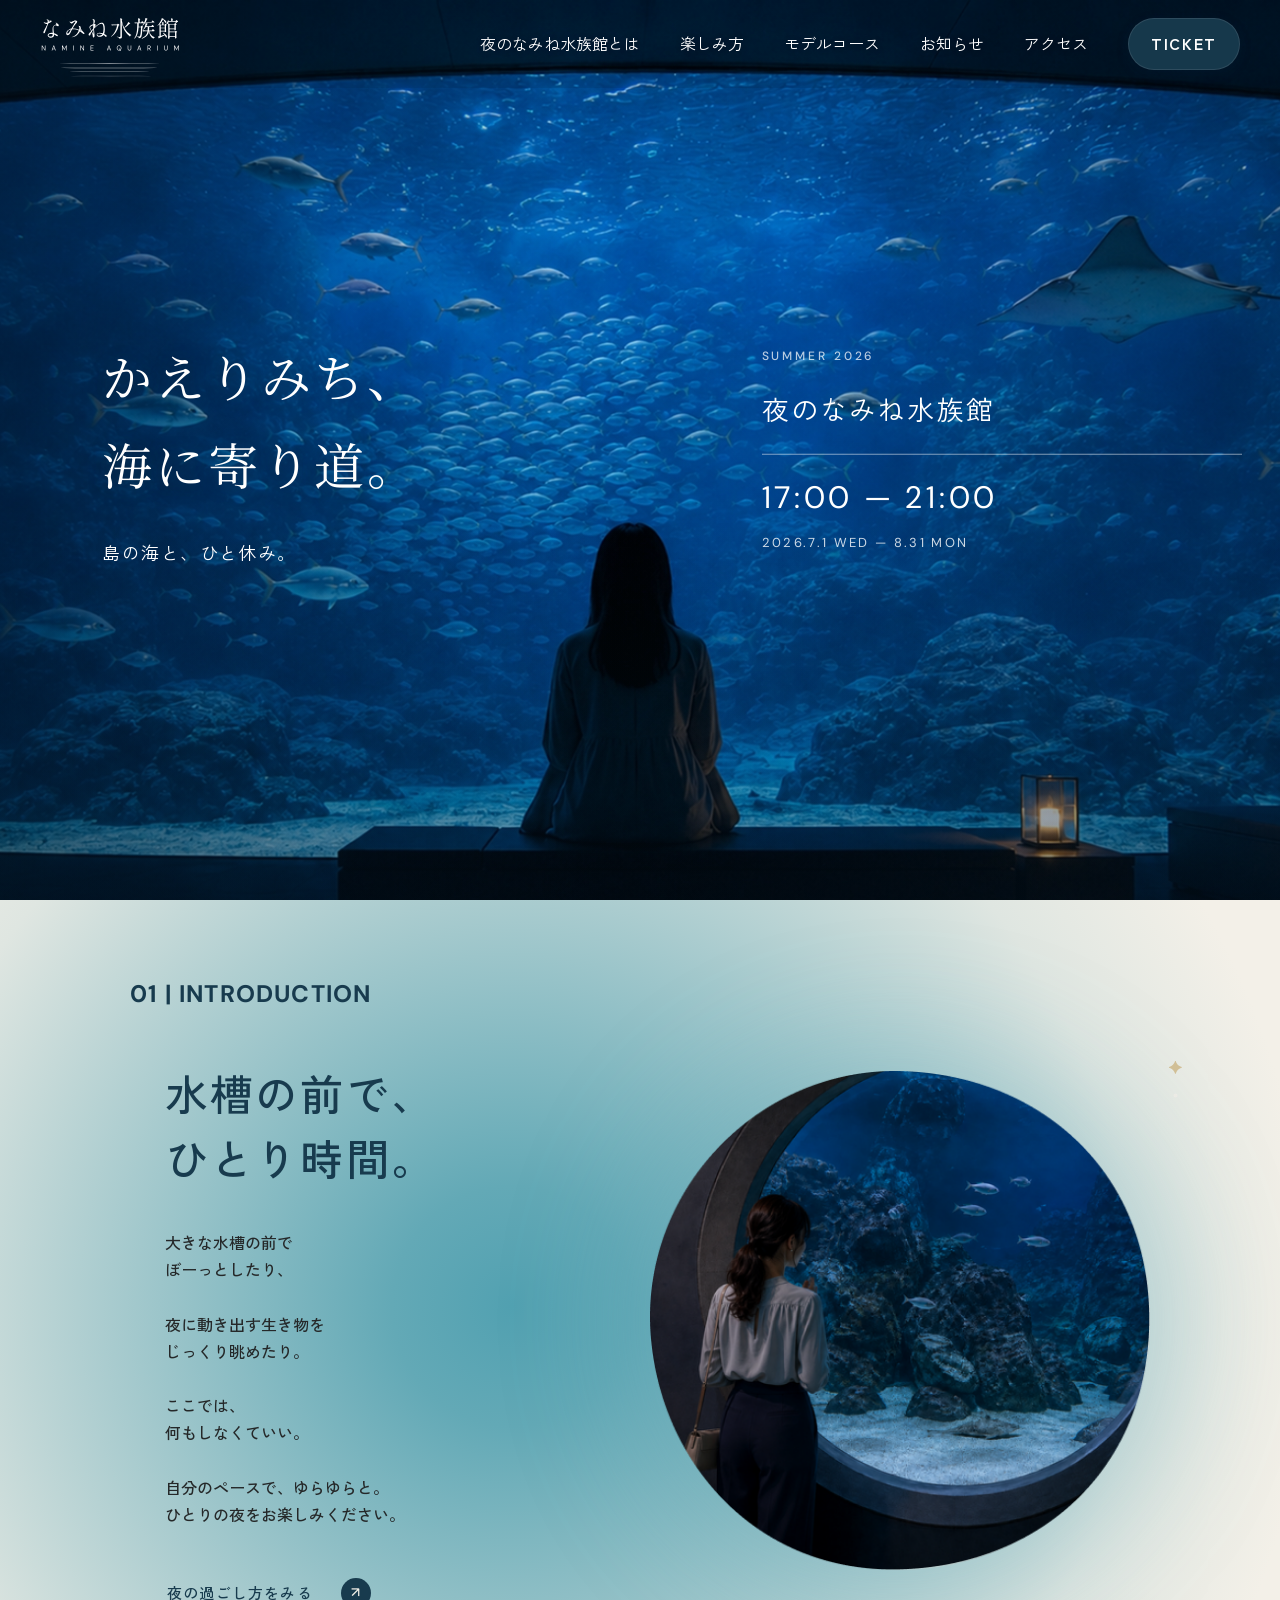
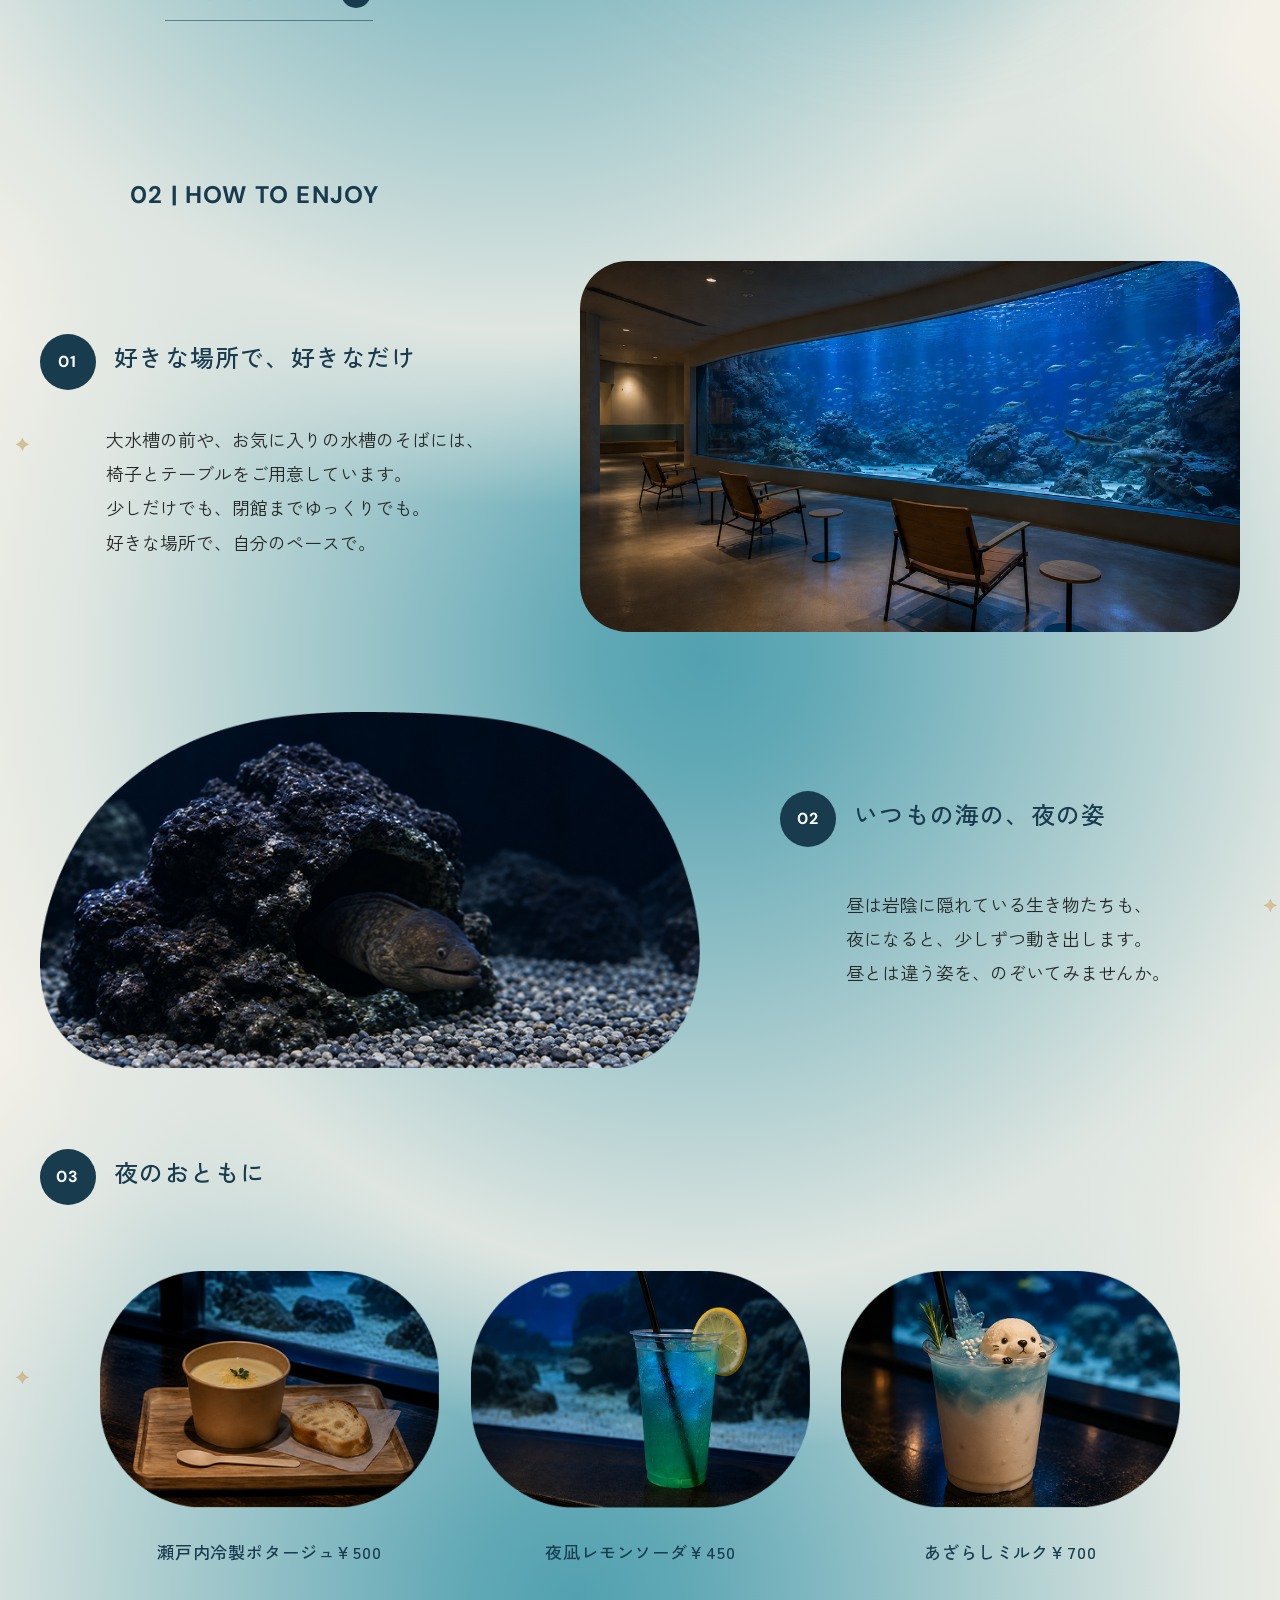
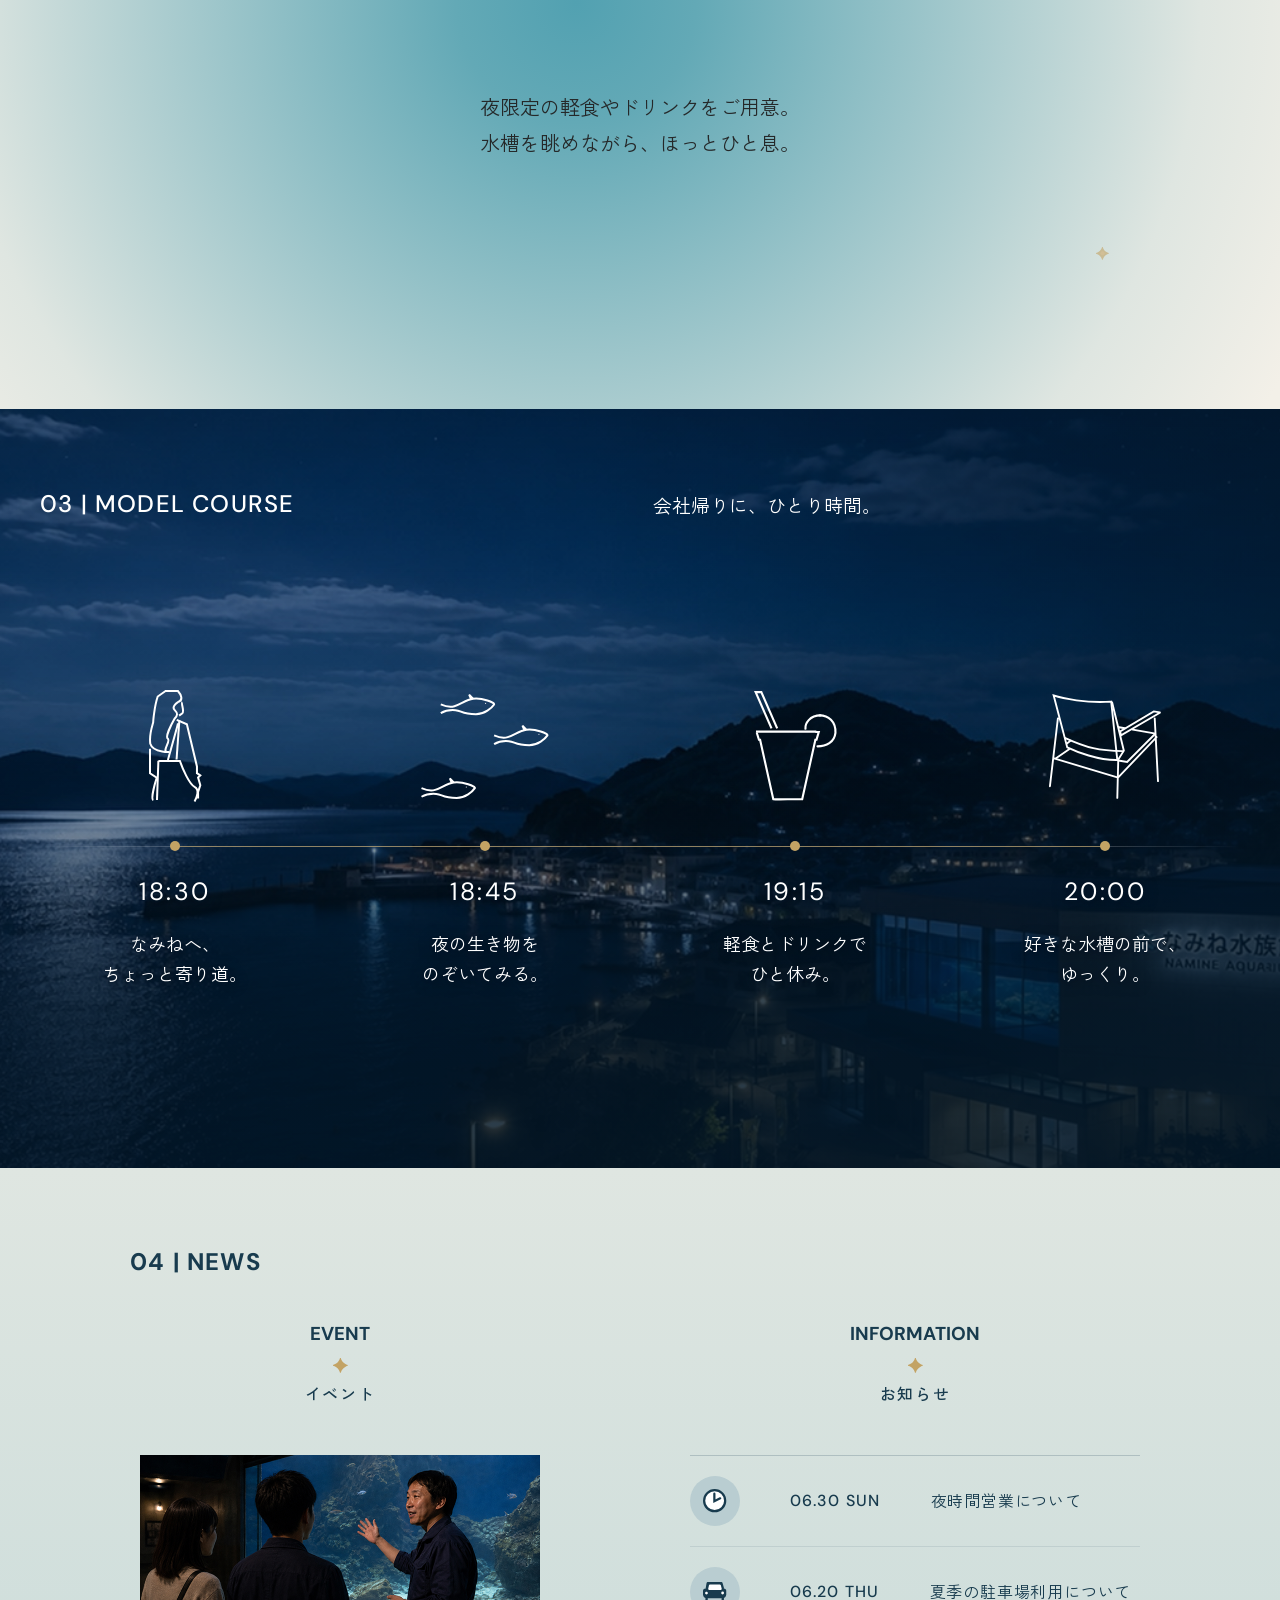
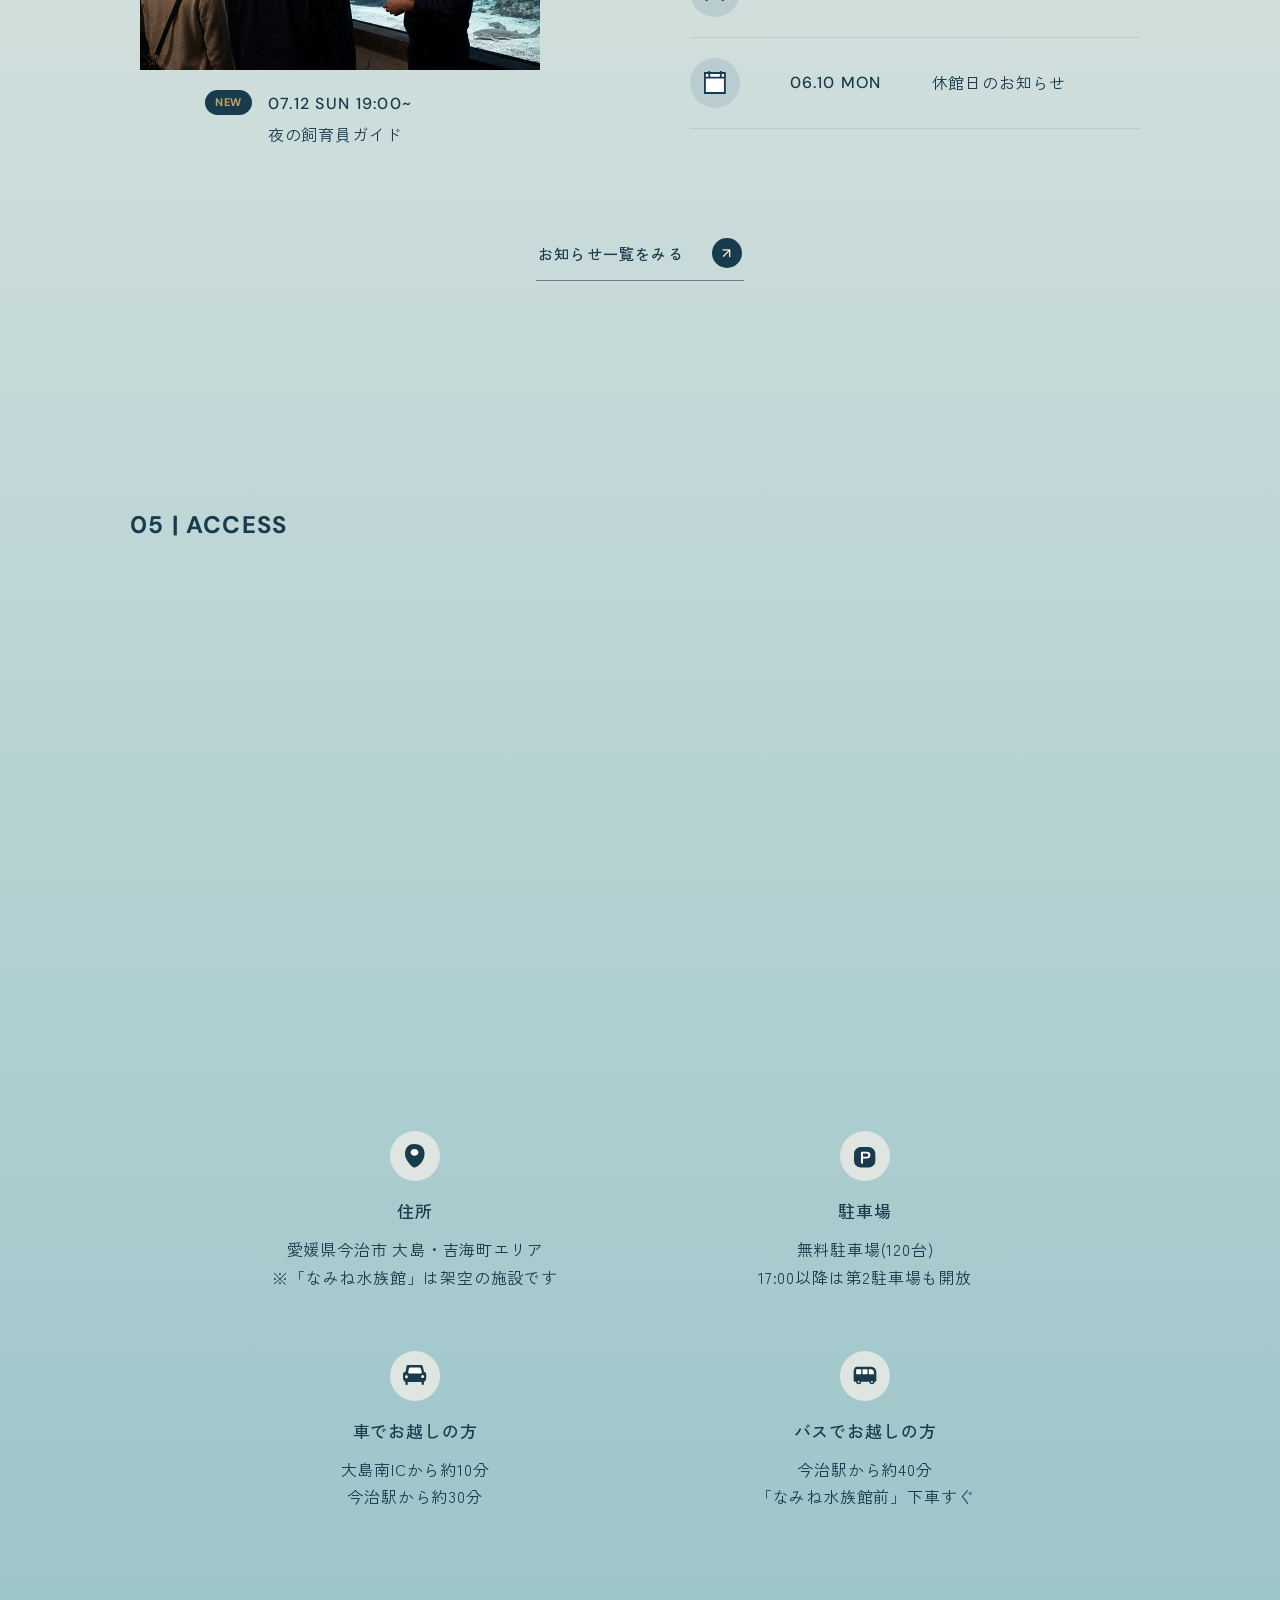
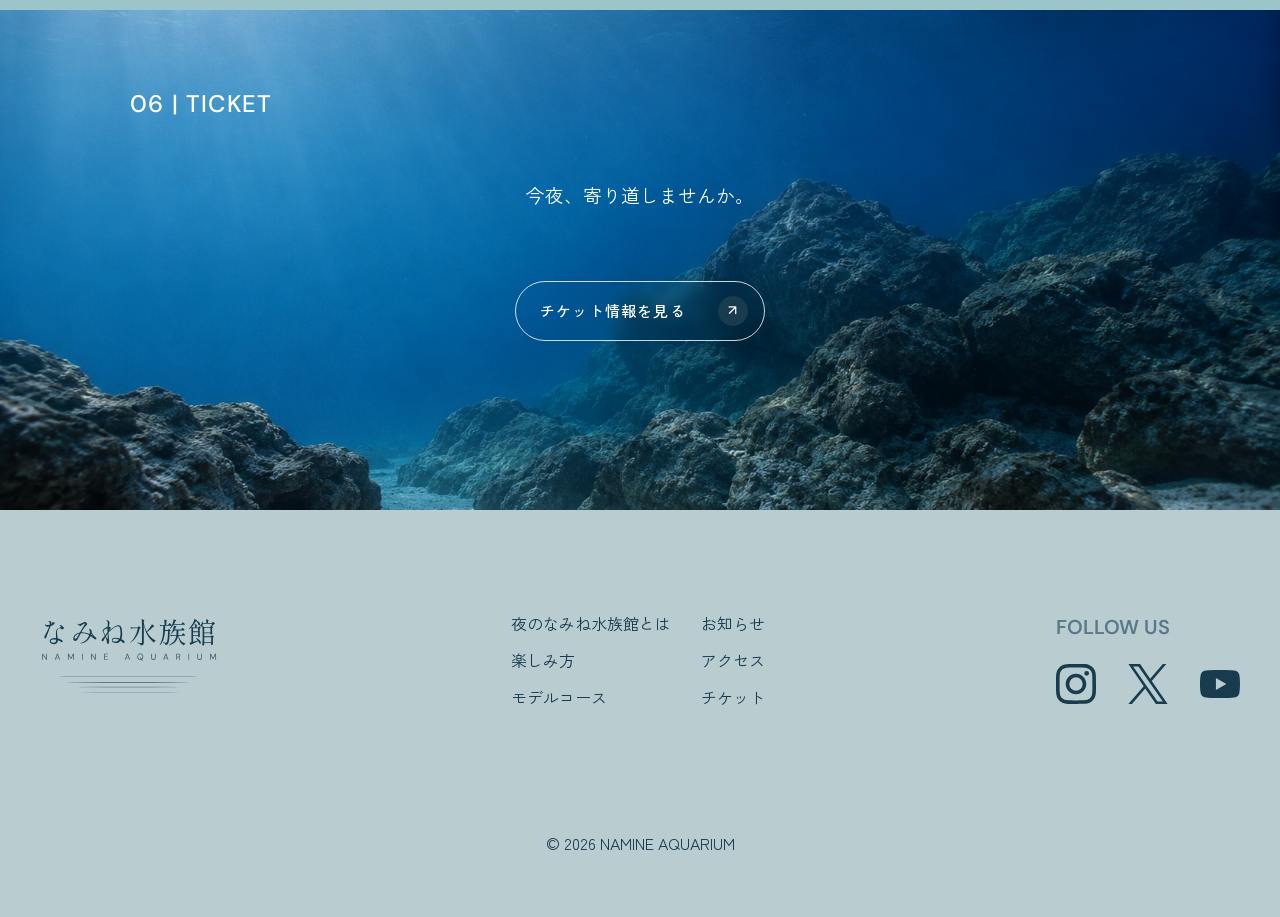
<file: index.html>
<!DOCTYPE html>
<html lang="ja">

<head>
    <meta charset="UTF-8">
    <meta name="viewport" content="width=device-width, initial-scale=1.0">

    <title>夜のなみね水族館 | かえりみち、海に寄り道。夏季限定の夜間営業</title>
    <meta name="description" content="なみね水族館の夏季夜間営業(2026.7.1〜8.31 / 17:00〜21:00)。仕事帰りに立ち寄れる、大人のためのナイトアクアリウム。">
    <link rel="icon" type="image/svg+xml" href="favicon.svg">

    <!-- OGP(SNSでシェアされたときのカード表示用)。og:imageとog:urlは絶対URLで書く -->
    <meta property="og:type" content="website">
    <meta property="og:site_name" content="夜のなみね水族館">
    <meta property="og:title" content="夜のなみね水族館">
    <meta property="og:description" content="なみね水族館の夏季夜間営業(2026.7.1〜8.31 / 17:00〜21:00)。仕事帰りに立ち寄れる、大人のためのナイトアクアリウム。">
    <meta property="og:image" content="https://7chillgo-tech.github.io/night-namine-aquarium/images/ogp.jpg">
    <meta property="og:url" content="https://7chillgo-tech.github.io/night-namine-aquarium/">
    <meta name="twitter:card" content="summary_large_image">

    <!-- Google Fonts -->
    <link rel="preconnect" href="https://fonts.googleapis.com">
    <link rel="preconnect" href="https://fonts.gstatic.com" crossorigin>
    <link
        href="https://fonts.googleapis.com/css2?family=DM+Sans:wght@400;500;700&family=Zen+Kaku+Gothic+New:wght@300;400;500;700&display=swap"
        rel="stylesheet">
    <link href="https://fonts.googleapis.com/css2?family=Noto+Serif+JP:wght@400;500&display=swap" rel="stylesheet">

    <!-- CSS -->
    <link rel="stylesheet" href="css/reset.css">
    <link rel="stylesheet" href="css/style.css">
</head>

<body>
    <!-- ローディング画面。FVの背景画像等の読み込みが終わるまで表示する -->
    <div id="loader" class="loader" aria-hidden="true">
        <img src="logo/logo-star.svg" width="13" height="13" class="loader__star" alt="">
        <p class="loader__text">LOADING</p>
        <div class="loader__line"></div>
    </div>

    <!-- 星座の線 -->
    <svg id="constellation-svg"></svg>

    <header>
        <h1 class="header__logo">
            <a href="index.html">
                <img src="logo/logo-main-fff.svg" width="142" height="66" alt="夜のなみね水族館">
            </a>
        </h1>

        <!--ハンバーガーメニュー-->
        <button class="header__menu-button" type="button" aria-label="メニューを開く" aria-expanded="false">
            <span></span>
            <span></span>
            <span></span>
        </button>



        <nav class="header__nav">
            <ul>
                <li><a href="#intro-title">夜のなみね水族館とは</a></li>
                <li><a href="#how-to-enjoy-title">楽しみ方</a></li>
                <li><a href="#model-course-title">モデルコース</a></li>
                <li><a href="#news-title">お知らせ</a></li>
                <li><a href="#access-title">アクセス</a></li>
                <li class="header__item">
                    <a href="ticket.html" class="header__link header__ticket">
                        TICKET
                    </a>
                </li>
            </ul>
        </nav>

    </header><!--/header-->

    <main>

        <section id="fv">
            <div class="container">
                <div class="fv__message">
                    <h2 class="fv__title">
                        かえりみち、 <br>
                        海に寄り道。</h2>
                    <p class="fv__subtitle">島の海と、ひと休み。</p>
                </div><!--/.fv__message-->
                <div class="fv__event">
                    <p class="fv__event-label">SUMMER 2026</p>

                    <p class="fv__event-name">
                        夜のなみね水族館
                    </p>

                    <p class="fv__event-time">17:00 — 21:00</p>

                    <p class="fv__event-date">
                        2026.7.1 WED — 8.31 MON
                    </p>
                </div><!--/.fv__event-->

            </div><!-- /.container -->

            <!-- 星座線の形を整えるための見えない通過点(表示はしない) -->
            <img src="logo/logo-star.svg" width="13" height="13" class="star star--fv-anchor" alt="" data-star="" data-star-hidden="" aria-hidden="true">
        </section><!--/#fv-->

        <div class="intro-how-to-bg">

            <section id="intro">
                <div class="container">
                    <div class="intro__left">
                        <h2 class="section-title" id="intro-title">01 | INTRODUCTION</h2>
                        <div class="intro__content" data-reveal="text">
                            <h3 class="intro__title">
                                水槽の前で、<br>
                                ひとり時間。</h3>

                            <p class="intro__description">
                                大きな水槽の前で<br>
                                ぼーっとしたり、<br>
                                <br>
                                夜に動き出す生き物を<br>
                                じっくり眺めたり。<br>
                                <br>
                                ここでは、<br>
                                何もしなくていい。<br>
                                <br>
                                自分のペースで、ゆらゆらと。<br>
                                ひとりの夜をお楽しみください。<br>
                            </p>

                            <a href="#model-course-title" class="button">夜の過ごし方をみる</a>
                        </div><!-- /.intro__content -->
                    </div><!-- /.intro__left -->

                    <div class="intro__right">
                        <div class="intro__image photo-glow" data-reveal="image"><img src="images/intro_img2.png" alt="水族館水槽" width="508" height="507"
                                loading="lazy">
                            <!-- 星。装飾なので alt は空にする(読み上げから外す)。
                             星座線の座標をこの要素から取るため、loading="lazy" は付けない -->
                            <img src="logo/logo-star.svg" width="13" height="13" class="star" alt="" data-star="" aria-hidden="true">
                        </div>
                    </div><!-- /.intro__right -->

                </div><!-- /.container -->
            </section><!--/#intro-->

            <section id="how-to-enjoy">
                <div class="container">
                    <div class="how-to-enjoy__bg--01">

                        <h2 class="section-title" id="how-to-enjoy-title">02 | HOW TO ENJOY</h2>

                        <div class="how-to-enjoy__item how-to-enjoy__item--01">
                            <div class="how-to-enjoy__content">

                                <h3 class="how-to-enjoy__title" data-reveal="text">
                                    <span class="number-badge">01</span>
                                    好きな場所で、好きなだけ
                                </h3>
                                <div class="how-to-enjoy__image--01" data-reveal="image"><img src="images/howtoenjoy_01.jpg"
                                        alt="水族館の水槽前の椅子" width="1100" height="619" loading="lazy">
                                </div>

                                <!-- スマホでは <br> を無効にして自然に折り返させるため、
                                 タグの前後で改行しない(HTMLの改行が半角スペースとして残るのを防ぐ) -->
                                <p class="how-to-enjoy__description how-to-enjoy__description--01" data-reveal="text-sub">大水槽の前や、<br
                                        class="br-sp">お気に入りの水槽のそばには、<br>椅子とテーブルをご用意しています。<br>少しだけでも、閉館までゆっくりでも。<br>好きな場所で、自分のペースで。
                                </p>

                            </div><!-- /.how-to-enjoy__content -->

                            <!-- 星座線の通過点 -->
                            <img src="logo/logo-star.svg" width="13" height="13" class="star star--enjoy01" alt="" data-star=""
                                aria-hidden="true">
                        </div><!-- /.how-to-enjoy__item how-to-enjoy__item--011 -->
                    </div><!--how-to-enjoy__bg--01-->

                    <div class="how-to-enjoy__item how-to-enjoy__item--02">
                        <div class="how-to-enjoy__content">
                            <h3 class="how-to-enjoy__title" data-reveal="text">
                                <span class="number-badge">02</span>
                                いつもの海の、夜の姿
                            </h3>
                            <div class="how-to-enjoy__image--02" data-reveal="image">
                                <img src="images/howtoenjoy_02.png" class="how-to-enjoy__image-base" alt="水槽内の岩穴"
                                    width="724" height="391" loading="lazy">

                                <!-- ウツボだけは loading="lazy" を付けない。
                             画面に入った瞬間に現れるアニメーションの主役なので、
                             読み込みが間に合わないと「何も出てこない」ように見えてしまう。
                             45KBと軽いので、先に読んでも負担にならない -->
                                <img src="images/howtoenjoy_02_eel.png" class="how-to-enjoy__eel" alt=""
                                    aria-hidden="true" width="724" height="391">

                                <img src="images/howtoenjoy_02_rock-front.png" class="how-to-enjoy__rock-front" alt=""
                                    aria-hidden="true" width="724" height="391" loading="lazy">
                            </div><!--/.how-to-enjoy__image--02-->

                            <p class="how-to-enjoy__description how-to-enjoy__description--02" data-reveal="text-sub">
                                昼は岩陰に隠れている生き物たちも、<br>夜になると、少しずつ動き出します。<br>昼とは違う姿を、のぞいてみませんか。</p>
                        </div><!-- /.how-to-enjoy__content -->

                        <!-- 星座線の通過点 -->
                        <img src="logo/logo-star.svg" width="13" height="13" class="star star--enjoy02" alt="" data-star="" aria-hidden="true">
                    </div><!-- /.how-to-enjoy__item--02 -->

                    <div class="how-to-enjoy__item how-to-enjoy__item--03">
                        <div class="how-to-enjoy__content">
                            <h3 class="how-to-enjoy__title" data-reveal="text">
                                <span class="number-badge">03</span>
                                夜のおともに
                            </h3>
                            <div class="how-to-enjoy__gallery--03">
                                <div class="how-to-enjoy__box" data-reveal="image">
                                    <div class="how-to-enjoy__image--03"><img src="images/howtoenjoy_03_seto.png"
                                            alt="瀬戸内冷製ポタージュ" width="397" height="278" loading="lazy">
                                    </div>
                                    <p class="how-to-enjoy__price">瀬戸内冷製ポタージュ￥500</p>
                                </div><!--/.how-to-enjoy__box-->

                                <div class="how-to-enjoy__box" data-reveal="image">
                                    <div class="how-to-enjoy__image--03"><img src="images/howtoenjoy_03_yanagi.png"
                                            alt="夜凪レモンソーダ" width="397" height="278" loading="lazy">
                                    </div>
                                    <p class="how-to-enjoy__price">夜凪レモンソーダ￥450</p>
                                </div><!--/.how-to-enjoy__box-->

                                <div class="how-to-enjoy__box" data-reveal="image">
                                    <div class="how-to-enjoy__image--03"><img src="images/howtoenjoy_03_azarashi.png"
                                            alt="あざらしミルク" width="397" height="278" loading="lazy">
                                    </div>
                                    <p class="how-to-enjoy__price">あざらしミルク￥700</p>
                                </div><!--/.how-to-enjoy__box-->

                            </div><!--/.how-to-enjoy__gallery--03-->

                            <p class="how-to-enjoy__scroll-hint">→ 横にスクロールできます</p>

                            <p class="how-to-enjoy__description how-to-enjoy__description--03" data-reveal="text-sub">
                                夜限定の軽食やドリンクをご用意。<br>水槽を眺めながら、ほっとひと息。</p>
                        </div><!-- /.how-to-enjoy__content -->

                        <!-- 星座線の通過点 -->
                        <img src="logo/logo-star.svg" width="13" height="13" class="star star--enjoy03" alt="" data-star="" aria-hidden="true">

                        <!-- 星座線の通過点(HOW TO ENJOYセクションの終わり) -->
                        <img src="logo/logo-star.svg" width="13" height="13" class="star star--enjoy04" alt="" data-star="" aria-hidden="true">
                    </div><!-- /.how-to-enjoy__item--03 -->

                </div><!-- /.container -->
            </section><!--/#how-to-enjoy-->

        </div><!--/.intro-how-to-bg-->

        <section id="model-course">
            <div class="cursor-glow" aria-hidden="true"></div>

            <div class="container">
                <div class="model-course__content">
                    <div class="model-course__header">
                        <h2 class="section-title" id="model-course-title">03 | MODEL COURSE</h2>
                        <h3 class="model-course__title">会社帰りに、ひとり時間。</h3>
                    </div><!--/.model-course__header-->


                    <ol class="model-course__list">
                        <li class="model-course__item" data-reveal>
                            <div class="model-course__icon"><img src="icons/model-course_icon-woman.svg" width="53" height="112" alt="女性アイコン">
                            </div>


                            <p class="model-course__time">18:30</p>
                            <p class="model-course__description">
                                なみねへ、<br>
                                ちょっと寄り道。</p>

                        </li>
                        <li class="model-course__item" data-reveal>
                            <div class="model-course__icon"><img src="icons/model-course_icon-fish.svg" width="128" height="105" alt="魚アイコン">
                            </div>
                            <p class="model-course__time">18:45</p>
                            <p class="model-course__description">
                                夜の生き物を<br>
                                のぞいてみる。 </p>
                        </li>
                        <li class="model-course__item" data-reveal>
                            <div class="model-course__icon"><img src="icons/model-course_icon-drink.svg" width="83" height="110" alt="飲料アイコン">
                            </div>
                            <p class="model-course__time">19:15</p>
                            <p class="model-course__description">
                                軽食とドリンクで<br>
                                ひと休み。</p>
                        </li>
                        <li class="model-course__item" data-reveal>
                            <div class="model-course__icon"><img src="icons/model-course_icon-chair.svg" width="112" height="105" alt="椅子アイコン">
                            </div>
                            <p class="model-course__time">20:00</p>
                            <p class="model-course__description">
                                好きな水槽の前で、<br>
                                ゆっくり。</p>
                        </li>

                    </ol>

                </div><!-- /.model-course__content -->
            </div><!-- /.container -->

            <!-- 星座線の形を整えるための見えない通過点(表示はしない) -->
            <img src="logo/logo-star.svg" width="13" height="13" class="star star--model-course-anchor" alt="" data-star="" data-star-hidden="" aria-hidden="true">
        </section><!--/#model-course-->

        <div class="news-access-bg">
            <section id="news">
                <div class="container">

                    <h2 class="section-title" id="news-title">04 | NEWS</h2>

                    <div class="news__content">

                        <div class="news__event-column">
                            <div class="news__heading">
                                <h3 class="news__title">EVENT</h3>
                                <img src="logo/logo-star.svg" width="13" height="13" class="star star--event" alt="" aria-hidden="true">
                                <p class="section-subtitle">イベント</p>
                            </div><!-- /.news__heading -->

                            <div class="news__event">
                                <div class="news__event-image"><img src="images/news_event.jpg" alt="イベント画像"
                                        width="800" height="430" loading="lazy"></div>

                                <div class="news__event-text">
                                    <p class="news__event-date"><span class="news__event-new">NEW</span>07.12 SUN 19:00~
                                    </p>
                                    <p class="news__event-description">夜の飼育員ガイド</p>
                                </div><!-- /.news__event-text -->
                            </div><!-- /.news__event -->
                        </div><!--/.event-column-->

                        <div class="news__info-column">
                            <div class="news__heading">
                                <h3 class="news__title">INFORMATION</h3>
                                <img src="logo/logo-star.svg" width="13" height="13" class="star star--info" alt="" aria-hidden="true">
                                <p class="section-subtitle">お知らせ</p>
                            </div><!-- /.news__heading -->

                            <div class="news__info">
                                <ul class="news__list">
                                    <li class="news__item">
                                        <div class="news__icon"><img src="icons/icon_time.svg" width="29" height="29" alt="時計アイコン"></div>
                                        <p class="news__date">06.30 SUN</p>
                                        <p class="news__description">
                                            <a href="news.html">夜時間営業について</a>
                                        </p>
                                    </li>

                                    <li class="news__item">
                                        <div class="news__icon"><img src="icons/icon_car.svg" width="29" height="25" alt="車アイコン"></div>
                                        <p class="news__date">06.20 THU</p>
                                        <p class="news__description">
                                            <a href="news.html">夏季の駐車場利用について</a>
                                        </p>
                                    </li>

                                    <li class="news__item">
                                        <div class="news__icon"><img src="icons/news_icon_date.svg" width="36" height="39" alt="日付アイコン"></div>
                                        <p class="news__date">06.10 MON</p>
                                        <p class="news__description">
                                            <a href="news.html">休館日のお知らせ</a>
                                        </p>
                                    </li>
                                </ul>
                            </div><!--/.news__info-->
                        </div><!--/.news__info-column-->

                    </div><!-- /.news__content -->

                    <div class="news__button-wrap">
                        <a href="news.html" class="button">お知らせ一覧をみる</a>
                    </div><!-- /.news__button-wrap -->

                </div><!-- /.container -->
            </section><!--/#news-->

            <section id="access">
                <div class="container">

                    <h2 class="section-title" id="access-title">05 | ACCESS</h2>

                    <div class="access__content">


                        <div class="access__map-wrap">
                            <iframe title="なみね水族館の地図" class="access__map"
                                src="https://www.google.com/maps/embed?pb=!1m18!1m12!1m3!1d7854.819577010754!2d133.01888598194898!3d34.13240115877572!2m3!1f0!2f0!3f0!3m2!1i1024!2i768!4f13.1!3m3!1m2!1s0x3550392e12681749%3A0x28249dce80806151!2z5aSn5bO2IOeZvea1nA!5e0!3m2!1sja!2sjp!4v1786079219607!5m2!1sja!2sjp"
                                style="border:0;" allowfullscreen="" loading="lazy"
                                referrerpolicy="strict-origin-when-cross-origin">
                            </iframe>
                        </div><!-- /.access__map-wrap -->

                        <div class="access__cards">
                            <div class="access__card">
                                <div class="access__icon"><img src="icons/access_icon_address.svg" width="26" height="32" alt="住所アイコン"></div>
                                <h3 class="access__label">住所</h3>
                                <p class="access__description">愛媛県今治市 <br class="br-sp">大島・吉海町エリア<span
                                        class="access__note">※「なみね水族館」は架空の施設です</span></p>
                            </div><!--/.access__card-->

                            <div class="access__card">
                                <div class="access__icon"><img src="icons/access_icon_parking.svg" width="29" height="33" alt="駐車場アイコン"></div>
                                <h3 class="access__label">駐車場</h3>
                                <p class="access__description">
                                    無料駐車場(120台)<br>
                                    17:00以降は第2駐車場も開放
                                </p>
                            </div><!--/.access__card-->

                            <div class="access__card">
                                <div class="access__icon"><img src="icons/icon_car.svg" width="29" height="25" alt="車アイコン"></div>
                                <h3 class="access__label">車でお越しの方</h3>
                                <p class="access__description">
                                    大島南ICから約10分<br>
                                    今治駅から約30分
                                </p>
                            </div><!--/.access__card-->

                            <div class="access__card">
                                <div class="access__icon"><img src="icons/access_icon_bus.svg" width="38" height="30" alt="バスアイコン"></div>
                                <h3 class="access__label">バスでお越しの方</h3>
                                <p class="access__description">
                                    今治駅から約40分<br>
                                    「なみね水族館前」下車すぐ
                                </p>
                            </div><!--/.access__card-->
                        </div><!--access__cards-->

                    </div><!-- /.access__content -->

                </div><!-- /.container -->
            </section><!--/#access-->
        </div><!-- /.news-access-bg -->

        <section id="ticket">
            <div class="cursor-glow" aria-hidden="true"></div>

            <div class="container">
                <h2 class="section-title" id="ticket-title">06 | TICKET</h2>

                <div class="ticket__content">
                    <h3 class="ticket__title">今夜、寄り道しませんか。</h3>

                    <a href="ticket.html" class="button">チケット情報を見る</a>
                </div><!-- /.ticket__content -->

            </div><!-- /.container -->
        </section><!--/#ticket-->

    </main><!--/main-->

    <footer>
        <div class="container">
            <div class="footer__content">
                <div class="footer__logo">
                    <a href="#fv"><img src="logo/logo-main.svg" width="228" height="105" alt="夜のなみね水族館"></a>
                </div>

                <nav class="footer__navigation">
                    <ul>
                        <li><a href="#intro-title">夜のなみね水族館とは</a></li>
                        <li><a href="#how-to-enjoy-title">楽しみ方</a></li>
                        <li><a href="#model-course-title">モデルコース</a></li>
                        <li><a href="#news-title">お知らせ</a></li>
                        <li><a href="#access-title">アクセス</a></li>
                        <li><a href="ticket.html">チケット</a></li>
                    </ul>
                </nav>


                <div class="footer__sns">
                    <p class="footer__sns-title">FOLLOW US</p>
                    <nav class="footer__sns-nav">
                        <ul>
                            <li class="footer__sns-img"><a href="https://www.instagram.com/" target="_blank"
                                    rel="noopener noreferrer"><img src="icons/footer_icon_instagram.svg" width="24" height="24"
                                        alt="Instagram"></a></li>
                            <li class="footer__sns-img"><a href="https://twitter.com/" target="_blank"
                                    rel="noopener noreferrer"><img src="icons/footer_icon_x.svg" width="24" height="24" alt="X"></a></li>
                            <li class="footer__sns-img"><a href="https://www.youtube.com/" target="_blank"
                                    rel="noopener noreferrer"><img src="icons/footer_icon_youtube.svg" width="24" height="24"
                                        alt="YouTube"></a>
                            </li>
                        </ul>
                    </nav>
                </div><!-- /.footer__sns -->

            </div><!-- /.footer__content -->

            <p class="footer__copyright">© 2026 NAMINE AQUARIUM</p>
        </div><!-- /.container -->
    </footer><!--/footer-->

    <!-- スマホのみ表示。ヘッダーから外したTICKETの受け皿 -->
    <div class="mobile-cta">
        <a href="ticket.html" class="mobile-cta__button">チケット情報を見る</a>
    </div>

    <script src="js/script.js"></script>


</body>

</html>
</file>
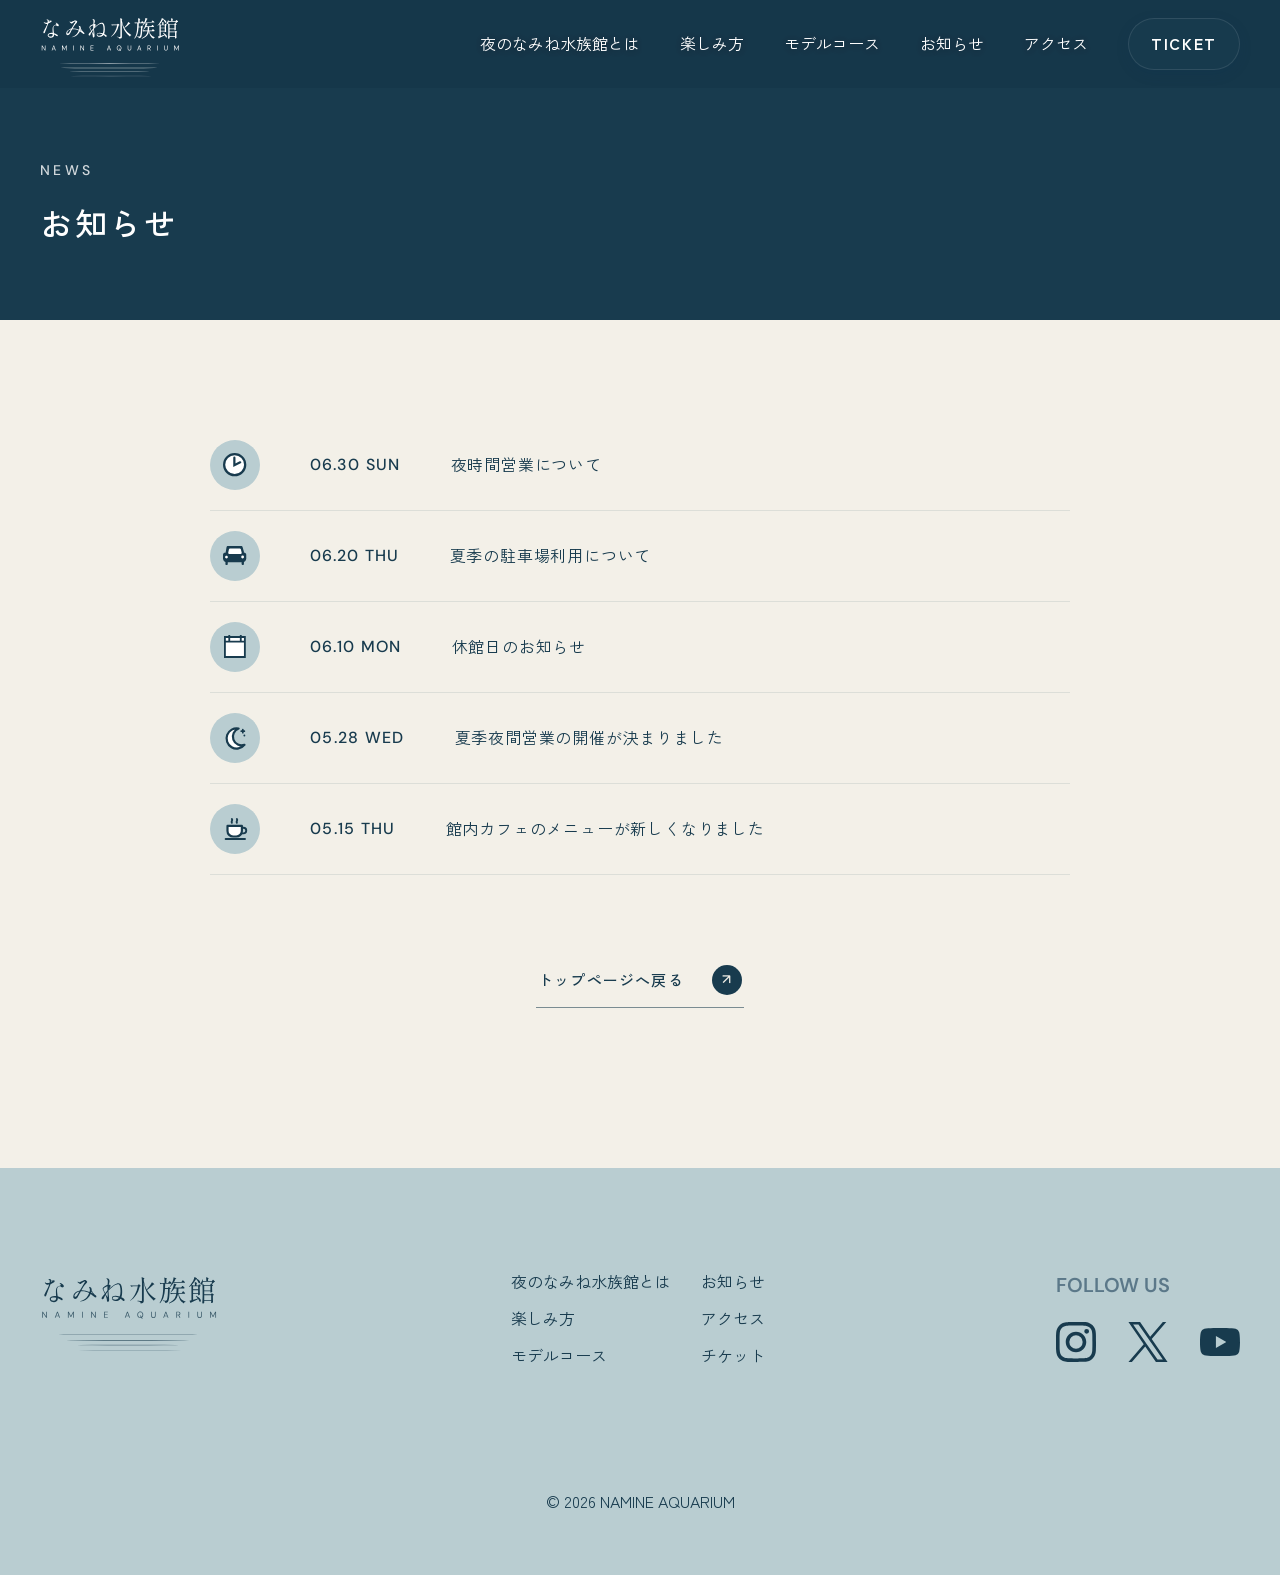
<file: news.html>
<!DOCTYPE html>
<html lang="ja">

<head>
    <meta charset="UTF-8">
    <meta name="viewport" content="width=device-width, initial-scale=1.0">

    <title>お知らせ | 夜のなみね水族館</title>
    <meta name="description" content="なみね水族館からのお知らせ一覧。夜間営業や休館日の変更、館内カフェの新メニューなど最新情報を掲載しています。">
    <link rel="icon" type="image/svg+xml" href="favicon.svg">

    <!-- OGP(SNSでシェアされたときのカード表示用)。og:imageとog:urlは絶対URLで書く -->
    <meta property="og:type" content="website">
    <meta property="og:site_name" content="夜のなみね水族館">
    <meta property="og:title" content="お知らせ | 夜のなみね水族館">
    <meta property="og:description" content="なみね水族館からのお知らせ一覧。夜間営業や休館日の変更、館内カフェの新メニューなど最新情報を掲載しています。">
    <meta property="og:image" content="https://7chillgo-tech.github.io/night-namine-aquarium/images/ogp.jpg">
    <meta property="og:url" content="https://7chillgo-tech.github.io/night-namine-aquarium/news.html">
    <meta name="twitter:card" content="summary_large_image">

    <!-- Google Fonts -->
    <link rel="preconnect" href="https://fonts.googleapis.com">
    <link rel="preconnect" href="https://fonts.gstatic.com" crossorigin>
    <link
        href="https://fonts.googleapis.com/css2?family=DM+Sans:wght@400;500;700&family=Zen+Kaku+Gothic+New:wght@300;400;500;700&display=swap"
        rel="stylesheet">
    <link href="https://fonts.googleapis.com/css2?family=Noto+Serif+JP:wght@400;500&display=swap" rel="stylesheet">

    <!-- CSS -->
    <link rel="stylesheet" href="css/reset.css">
    <link rel="stylesheet" href="css/style.css">
</head>

<body>
    <header>
        <h1 class="header__logo">
            <a href="index.html">
                <img src="logo/logo-main-fff.svg" width="142" height="66" alt="夜のなみね水族館">
            </a>
        </h1>

        <!--ハンバーガーメニュー-->
        <button class="header__menu-button" type="button" aria-label="メニューを開く" aria-expanded="false">
            <span></span>
            <span></span>
            <span></span>
        </button>

        <nav class="header__nav">
            <ul>
                <li><a href="index.html#intro-title">夜のなみね水族館とは</a></li>
                <li><a href="index.html#how-to-enjoy-title">楽しみ方</a></li>
                <li><a href="index.html#model-course-title">モデルコース</a></li>
                <li><a href="index.html#news-title">お知らせ</a></li>
                <li><a href="index.html#access-title">アクセス</a></li>
                <li class="header__item">
                    <a href="ticket.html" class="header__link header__ticket">
                        TICKET
                    </a>
                </li>
            </ul>
        </nav>
    </header><!--/header-->

    <main>
        <section class="page-hero" data-dark>
            <div class="container">
                <p class="page-hero__en">NEWS</p>
                <h2 class="page-hero__title">お知らせ</h2>
            </div>
        </section>

        <section class="news-page">
            <div class="container">
                <ul class="news__list news-page__list">
                    <li class="news__item">
                        <div class="news__icon"><img src="icons/icon_time.svg" width="29" height="29" alt="時計アイコン"></div>
                        <p class="news__date">06.30 SUN</p>
                        <p class="news__description">夜時間営業について</p>
                    </li>

                    <li class="news__item">
                        <div class="news__icon"><img src="icons/icon_car.svg" width="29" height="25" alt="車アイコン"></div>
                        <p class="news__date">06.20 THU</p>
                        <p class="news__description">夏季の駐車場利用について</p>
                    </li>

                    <li class="news__item">
                        <div class="news__icon"><img src="icons/news_icon_date.svg" width="36" height="39" alt="日付アイコン"></div>
                        <p class="news__date">06.10 MON</p>
                        <p class="news__description">休館日のお知らせ</p>
                    </li>

                    <li class="news__item">
                        <div class="news__icon"><img src="icons/news_icon_night.svg" width="48" height="48" alt="夜アイコン"></div>
                        <p class="news__date">05.28 WED</p>
                        <p class="news__description">夏季夜間営業の開催が決まりました</p>
                    </li>

                    <li class="news__item">
                        <div class="news__icon"><img src="icons/news_icon_cafe.svg" width="48" height="48" alt="カフェアイコン"></div>
                        <p class="news__date">05.15 THU</p>
                        <p class="news__description">館内カフェのメニューが新しくなりました</p>
                    </li>
                </ul>

                <div class="news-page__back">
                    <a href="index.html" class="button">トップページへ戻る</a>
                </div>
            </div><!-- /.container -->
        </section><!-- /.news-page -->
    </main><!--/main-->

    <footer>
        <div class="container">
            <div class="footer__content">
                <div class="footer__logo">
                    <a href="index.html"><img src="logo/logo-main.svg" width="228" height="105" alt="夜のなみね水族館"></a>
                </div>

                <nav class="footer__navigation">
                    <ul>
                        <li><a href="index.html#intro-title">夜のなみね水族館とは</a></li>
                        <li><a href="index.html#how-to-enjoy-title">楽しみ方</a></li>
                        <li><a href="index.html#model-course-title">モデルコース</a></li>
                        <li><a href="index.html#news-title">お知らせ</a></li>
                        <li><a href="index.html#access-title">アクセス</a></li>
                        <li><a href="ticket.html">チケット</a></li>
                    </ul>
                </nav>

                <div class="footer__sns">
                    <p class="footer__sns-title">FOLLOW US</p>
                    <nav class="footer__sns-nav">
                        <ul>
                            <li class="footer__sns-img"><a href="https://www.instagram.com/" target="_blank"
                                    rel="noopener noreferrer"><img src="icons/footer_icon_instagram.svg" width="24" height="24"
                                        alt="Instagram"></a></li>
                            <li class="footer__sns-img"><a href="https://twitter.com/" target="_blank"
                                    rel="noopener noreferrer"><img src="icons/footer_icon_x.svg" width="24" height="24" alt="X"></a></li>
                            <li class="footer__sns-img"><a href="https://www.youtube.com/" target="_blank"
                                    rel="noopener noreferrer"><img src="icons/footer_icon_youtube.svg" width="24" height="24"
                                        alt="YouTube"></a>
                            </li>
                        </ul>
                    </nav>
                </div><!-- /.footer__sns -->

            </div><!-- /.footer__content -->

            <p class="footer__copyright">© 2026 NAMINE AQUARIUM</p>
        </div><!-- /.container -->
    </footer><!--/footer-->

    <!-- スマホのみ表示。ヘッダーから外したTICKETの受け皿 -->
    <div class="mobile-cta">
        <a href="ticket.html" class="mobile-cta__button">チケット情報を見る</a>
    </div>

    <script src="js/script.js"></script>
</body>

</html>
</file>
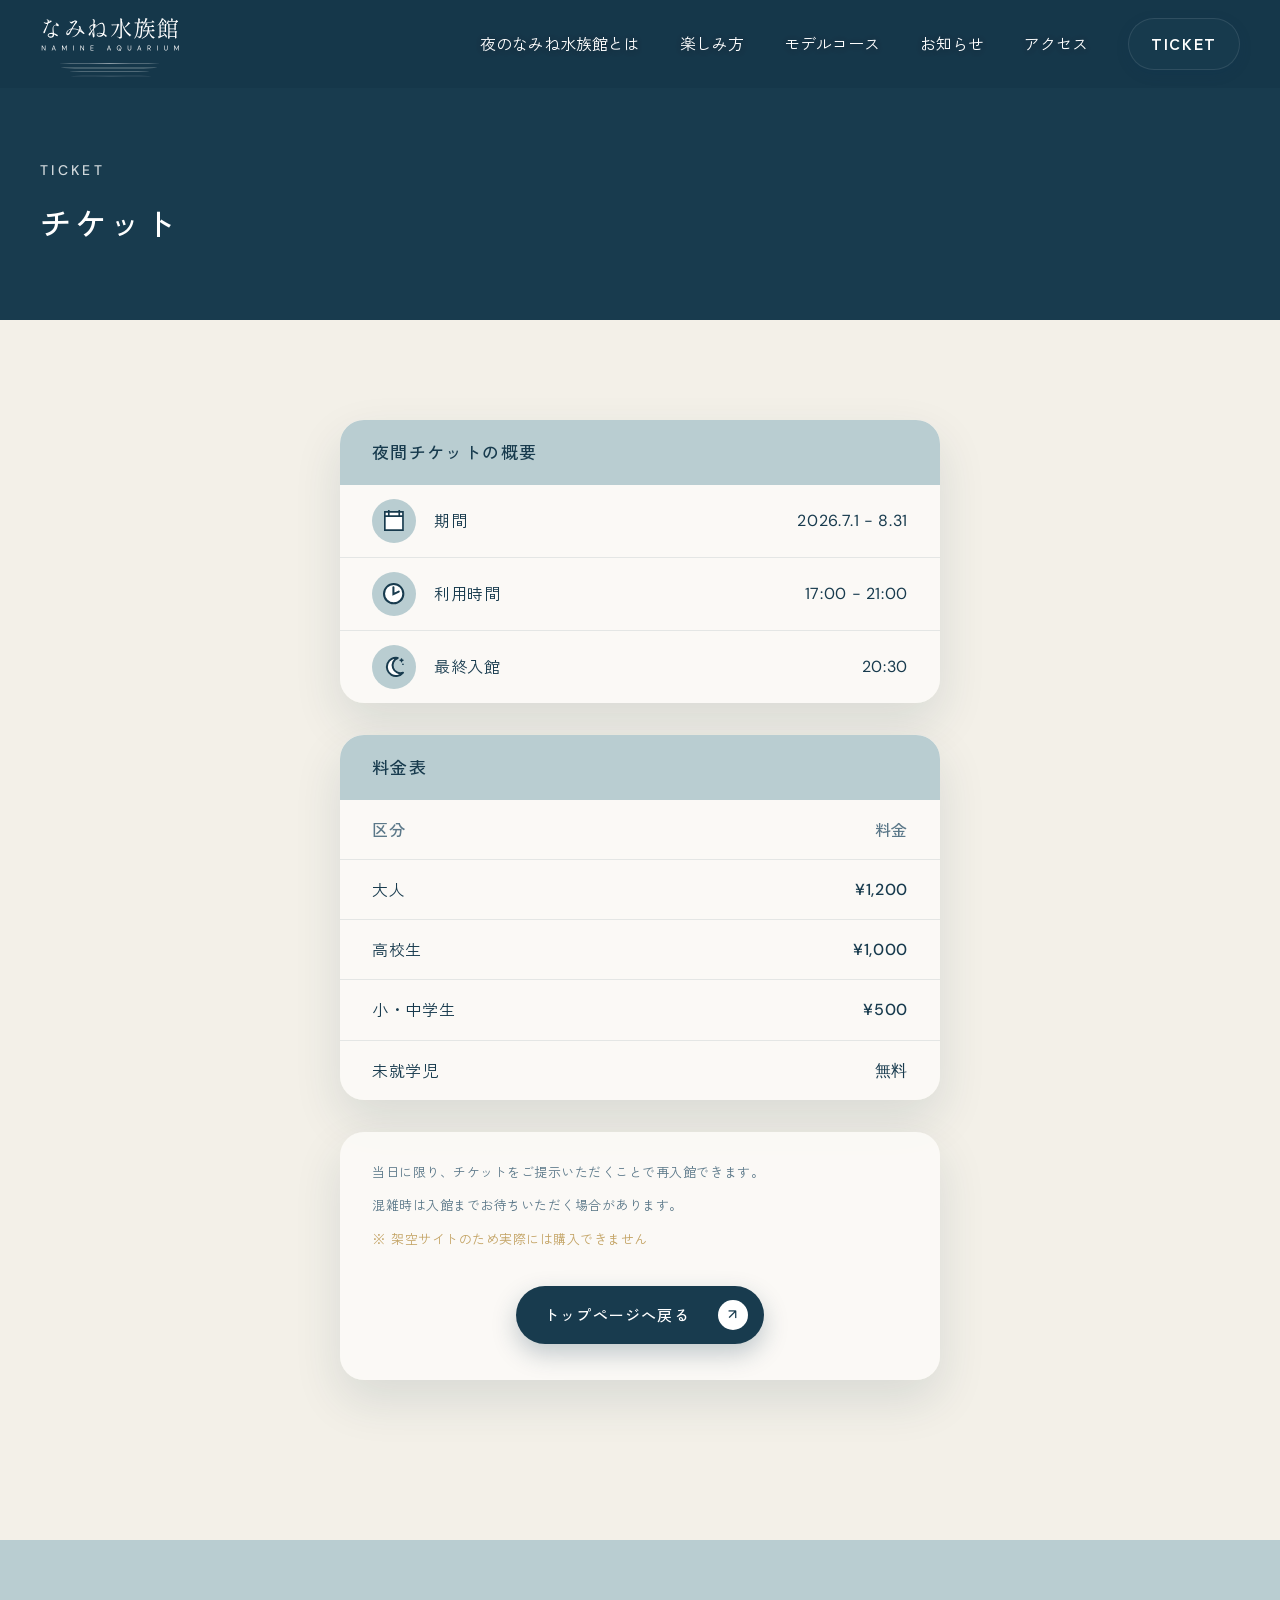
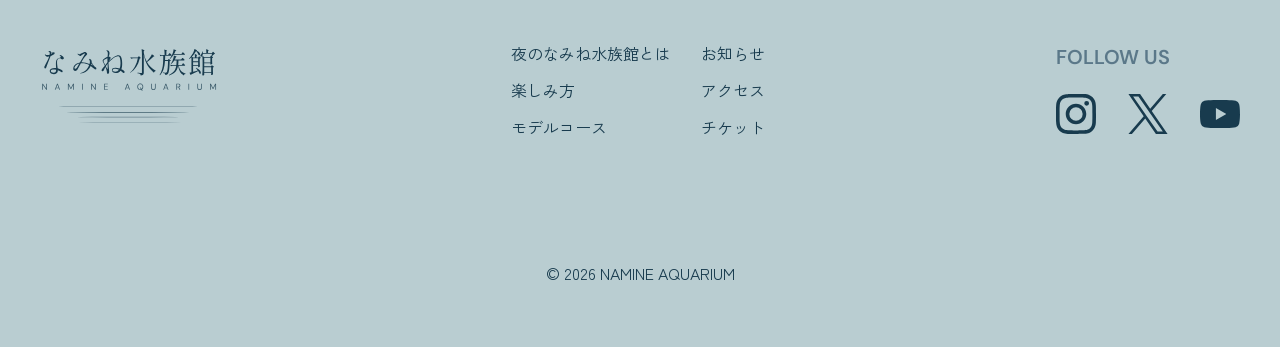
<file: ticket.html>
<!DOCTYPE html>
<html lang="ja">

<head>
    <meta charset="UTF-8">
    <meta name="viewport" content="width=device-width, initial-scale=1.0">

    <title>チケット | 夜のなみね水族館</title>
    <meta name="description" content="なみね水族館の夜間チケット情報。営業期間2026.7.1〜8.31、利用時間17:00〜21:00。大人¥1,200、高校生¥1,000、小・中学生¥500、未就学児無料。">
    <link rel="icon" type="image/svg+xml" href="favicon.svg">

    <!-- OGP(SNSでシェアされたときのカード表示用)。og:imageとog:urlは絶対URLで書く -->
    <meta property="og:type" content="website">
    <meta property="og:site_name" content="夜のなみね水族館">
    <meta property="og:title" content="チケット | 夜のなみね水族館">
    <meta property="og:description" content="なみね水族館の夜間チケット情報。営業期間2026.7.1〜8.31、利用時間17:00〜21:00。大人¥1,200、高校生¥1,000、小・中学生¥500、未就学児無料。">
    <meta property="og:image" content="https://7chillgo-tech.github.io/night-namine-aquarium/images/ogp.jpg">
    <meta property="og:url" content="https://7chillgo-tech.github.io/night-namine-aquarium/ticket.html">
    <meta name="twitter:card" content="summary_large_image">

    <!-- Google Fonts -->
    <link rel="preconnect" href="https://fonts.googleapis.com">
    <link rel="preconnect" href="https://fonts.gstatic.com" crossorigin>
    <link
        href="https://fonts.googleapis.com/css2?family=DM+Sans:wght@400;500;700&family=Zen+Kaku+Gothic+New:wght@300;400;500;700&display=swap"
        rel="stylesheet">
    <link href="https://fonts.googleapis.com/css2?family=Noto+Serif+JP:wght@400;500&display=swap" rel="stylesheet">

    <!-- CSS -->
    <link rel="stylesheet" href="css/reset.css">
    <link rel="stylesheet" href="css/style.css">
</head>

<body>
    <header>
        <h1 class="header__logo">
            <a href="index.html">
                <img src="logo/logo-main-fff.svg" width="142" height="66" alt="夜のなみね水族館">
            </a>
        </h1>

        <!--ハンバーガーメニュー-->
        <button class="header__menu-button" type="button" aria-label="メニューを開く" aria-expanded="false">
            <span></span>
            <span></span>
            <span></span>
        </button>

        <nav class="header__nav">
            <ul>
                <li><a href="index.html#intro-title">夜のなみね水族館とは</a></li>
                <li><a href="index.html#how-to-enjoy-title">楽しみ方</a></li>
                <li><a href="index.html#model-course-title">モデルコース</a></li>
                <li><a href="index.html#news-title">お知らせ</a></li>
                <li><a href="index.html#access-title">アクセス</a></li>
                <li class="header__item">
                    <a href="ticket.html" class="header__link header__ticket">
                        TICKET
                    </a>
                </li>
            </ul>
        </nav>
    </header><!--/header-->

    <main>
        <section class="page-hero" data-dark>
            <div class="container">
                <p class="page-hero__en">TICKET</p>
                <h2 class="page-hero__title">チケット</h2>
            </div>
        </section>

        <section class="ticket-page">
            <div class="container">
                <div class="ticket-blocks">
                    <div class="ticket-block ticket-block--summary">
                        <p class="ticket-block__title">夜間チケットの概要</p>
                        <ul class="ticket-card__summary-list">
                            <li class="ticket-card__summary-item">
                                <span class="ticket-card__summary-icon">
                                    <img src="icons/news_icon_date.svg" width="36" height="39" alt="カレンダーアイコン">
                                </span>
                                <span class="ticket-card__summary-label">期間</span>
                                <span class="ticket-card__summary-value">2026.7.1 − 8.31</span>
                            </li>
                            <li class="ticket-card__summary-item">
                                <span class="ticket-card__summary-icon">
                                    <img src="icons/icon_time.svg" width="29" height="29" alt="時計アイコン">
                                </span>
                                <span class="ticket-card__summary-label">利用時間</span>
                                <span class="ticket-card__summary-value">17:00 − 21:00</span>
                            </li>
                            <li class="ticket-card__summary-item">
                                <span class="ticket-card__summary-icon">
                                    <img src="icons/news_icon_night.svg" width="48" height="48" alt="月アイコン">
                                </span>
                                <span class="ticket-card__summary-label">最終入館</span>
                                <span class="ticket-card__summary-value">20:30</span>
                            </li>
                        </ul>
                    </div><!-- /.ticket-block--summary -->

                    <div class="ticket-block ticket-block--price">
                        <p class="ticket-block__title">料金表</p>
                        <table class="ticket__table">
                            <tr class="ticket__item">
                                <th>区分</th>
                                <th>料金</th>
                            </tr>
                            <tr class="ticket__item">
                                <th>大人</th>
                                <td>¥1,200</td>
                            </tr>
                            <tr class="ticket__item">
                                <th>高校生</th>
                                <td>¥1,000</td>
                            </tr>
                            <tr class="ticket__item">
                                <th>小・中学生</th>
                                <td>¥500</td>
                            </tr>
                            <tr class="ticket__item">
                                <th>未就学児</th>
                                <td>無料</td>
                            </tr>
                        </table>
                    </div><!-- /.ticket-block--price -->

                    <div class="ticket-block ticket-block--notice">
                        <ul class="ticket__list ticket-card__notice">
                            <li class="ticket__item">
                                <p class="ticket__description">当日に限り、チケットをご提示いただくことで再入館できます。</p>
                            </li>
                            <li class="ticket__item">
                                <p class="ticket__description">混雑時は入館までお待ちいただく場合があります。</p>
                            </li>
                            <li class="ticket__item ticket-card__notice-highlight">
                                <p class="ticket__description">架空サイトのため実際には購入できません</p>
                            </li>
                        </ul>

                        <div class="ticket-card__cta">
                            <a href="index.html" class="button">トップページへ戻る</a>
                        </div>
                    </div><!-- /.ticket-block--notice -->
                </div><!-- /.ticket-blocks -->
            </div><!-- /.container -->
        </section>
    </main><!--/main-->

    <footer>
        <div class="container">
            <div class="footer__content">
                <div class="footer__logo">
                    <a href="index.html"><img src="logo/logo-main.svg" width="228" height="105" alt="夜のなみね水族館"></a>
                </div>

                <nav class="footer__navigation">
                    <ul>
                        <li><a href="index.html#intro-title">夜のなみね水族館とは</a></li>
                        <li><a href="index.html#how-to-enjoy-title">楽しみ方</a></li>
                        <li><a href="index.html#model-course-title">モデルコース</a></li>
                        <li><a href="index.html#news-title">お知らせ</a></li>
                        <li><a href="index.html#access-title">アクセス</a></li>
                        <li><a href="ticket.html">チケット</a></li>
                    </ul>
                </nav>

                <div class="footer__sns">
                    <p class="footer__sns-title">FOLLOW US</p>
                    <nav class="footer__sns-nav">
                        <ul>
                            <li class="footer__sns-img"><a href="https://www.instagram.com/" target="_blank"
                                    rel="noopener noreferrer"><img src="icons/footer_icon_instagram.svg" width="24" height="24"
                                        alt="Instagram"></a></li>
                            <li class="footer__sns-img"><a href="https://twitter.com/" target="_blank"
                                    rel="noopener noreferrer"><img src="icons/footer_icon_x.svg" width="24" height="24" alt="X"></a></li>
                            <li class="footer__sns-img"><a href="https://www.youtube.com/" target="_blank"
                                    rel="noopener noreferrer"><img src="icons/footer_icon_youtube.svg" width="24" height="24"
                                        alt="YouTube"></a>
                            </li>
                        </ul>
                    </nav>
                </div><!-- /.footer__sns -->

            </div><!-- /.footer__content -->

            <p class="footer__copyright">© 2026 NAMINE AQUARIUM</p>
        </div><!-- /.container -->
    </footer><!--/footer-->

    <script src="js/script.js"></script>
</body>

</html>
</file>
<file: css/style.css>
@charset "UTF-8";

/* ========================================
   変数定義
======================================== */


:root {
   /* メインカラー */
   --color-navy: #183B4E;
   --color-cream: #F3F0E8;

   /* アクセント(グラデーション) */
   --color-blue-100: #52A1B1;
   --color-blue-200: #63A9B6;
   --color-blue-300: #9CC5CA;
   --color-blue-400: #DFE6E1;

   /* テキスト・アクセント */
   --color-text-body: #252829;
   --color-gold: #C3A364;
   --color-icon-bg: #B9CDD1;
   --color-sns-title: #5B7889;
   --color-white: #fff;
   --color-button-hover: #397b8b;

   /* 半透明 */
   --color-navy-alpha-40: rgba(24, 59, 78, 0.4);
   --color-navy-alpha-20: rgba(24, 59, 78, 0.2);
   --color-navy-alpha-10: rgba(24, 59, 78, 0.1);
}


/* ========================================
   Base
======================================== */

/* ヘッダーナビ・footerロゴのアンカーリンクを滑らかに移動させる */
html {
   scroll-behavior: smooth;
}

body {
   font-family: 'Zen Kaku Gothic New', sans-serif;
   font-size: 16px;
   font-weight: 400;
   line-height: 1.7;
   color: var(--color-navy);
   background-color: var(--color-cream);

}

img {
   max-width: 100%;
   height: auto;
   vertical-align: bottom;
}

a {
   color: inherit;
   text-decoration: none;
}

ul,
ol {
   list-style: none;
}

.container {
   width: min(1200px, calc(100% - 80px));
   margin: 0 auto;

}

#intro,
#how-to-enjoy,
#model-course,
#news,
#access,
#ticket {
   scroll-margin-top: 88px;

}

/* セクションではなく見出し自身にscroll-margin-topを付ける(位置ズレ防止) */
.section-title {
   scroll-margin-top: 88px;
}

#constellation-svg {
   position: absolute;
   top: 0;
   left: 0;
   width: 100%;
   pointer-events: none;
   z-index: 1;
}

/* ========================================
   ローディング画面(index.htmlのみ)
======================================== */

/* 画像の読み込みが終わるまで画面を覆う。js/script.jsがwindowのload時に
   is-hiddenを付けて消す */
.loader {
   position: fixed;
   inset: 0;
   z-index: 9999;

   display: flex;
   flex-direction: column;
   align-items: center;
   justify-content: center;

   background-color: var(--color-navy);

   opacity: 1;
   visibility: visible;
   transition:
      opacity 0.6s ease,
      visibility 0.6s ease;
}

.loader.is-hidden {
   opacity: 0;
   visibility: hidden;
   pointer-events: none;
}

.loader__star {
   width: 22px;
   height: 22px;
   margin-bottom: 28px;
   /* 星と文字の間 */
   animation: loader-pulse 1.6s ease-in-out infinite;
}

.loader__text {
   margin-bottom: 16px;
   font-family: "DM Sans", sans-serif;
   font-size: 13px;
   letter-spacing: 0.3em;
   /* 字間ぶん右にずれて見えるので、左にも同じ幅を入れて中央を保つ */
   padding-left: 0.3em;
   color: var(--color-cream);
}

.loader__line {
   position: relative;
   width: 90px;
   height: 1px;
   overflow: hidden;
   background-color: rgba(243, 240, 232, 0.2);
}

/* ラインの上を、金色の光が左から右へゆっくり流れる */
.loader__line::after {
   content: "";
   position: absolute;
   inset: 0;
   left: -40%;
   width: 40%;
   background: linear-gradient(90deg, transparent, var(--color-gold), transparent);
   animation: loader-line-sweep 1.8s ease-in-out infinite;
}

@keyframes loader-pulse {

   0%,
   100% {
      opacity: 0.35;
      transform: scale(0.85);
   }

   50% {
      opacity: 1;
      transform: scale(1.1);
   }
}

@keyframes loader-line-sweep {
   0% {
      left: -40%;
   }

   100% {
      left: 100%;
   }
}

/* 動きを減らす設定の人には点滅・光の流れを止める(ただの静止した目印として見せる) */
@media (prefers-reduced-motion: reduce) {
   .loader__star {
      animation: none;
      opacity: 0.8;
   }

   .loader__line::after {
      animation: none;
      left: 0;
      width: 100%;
      background: var(--color-gold);
      opacity: 0.5;
   }

   .loader {
      transition: none;
   }
}

/* ========================================
   Common
======================================== */

/* ボタン */

.button {
   position: relative;
   display: inline-flex;
   align-items: center;
   gap: 28px;

   padding: 10px 2px 12px;
   color: var(--color-navy);

   font-family: "Zen Kaku Gothic New", sans-serif;
   font-size: 15px;
   font-weight: 500;
   letter-spacing: 0.08em;

   border: none;
   border-bottom: 1px solid rgba(24, 59, 78, 0.55);
   border-radius: 0;

   transition:
      gap 0.35s ease,
      color 0.35s ease,
      border-color 0.35s ease;
}

.button::after {
   content: "↗";
   display: grid;
   place-items: center;

   width: 30px;
   height: 30px;

   color: var(--color-cream);
   background-color: var(--color-navy);
   border-radius: 50%;

   font-family: "DM Sans", sans-serif;
   font-size: 14px;

   transition:
      transform 0.35s ease,
      background-color 0.35s ease;
}

.button:hover {
   gap: 36px;
   color: var(--color-button-hover);
   background: none;
   border-color: var(--color-button-hover);
}

.button:hover::after {
   background-color: var(--color-button-hover);
   transform: translate(3px, -3px);
}

/* リンクのホバー(ボタン以外) */

/* ホバー時、色だけでなく下線も出して気づきやすくする */
.footer__navigation ul a,
.news__description a,
.news__event-description a {
   transition: color 0.3s ease;
}

.footer__navigation ul a:hover,
.news__description a:hover,
.news__event-description a:hover {
   color: var(--color-button-hover);
   text-decoration: underline;
   text-underline-offset: 4px;
   /* 日本語の文字と下線がくっつかないよう離す */
}

/* 背景が写真だったり明るい面だったりと一定でないため、色でなく不透明度で反応 */
.header__nav a:not(.header__ticket) {
   transition: opacity 0.3s ease;
}

.header__nav a:not(.header__ticket):hover {
   opacity: 0.7;
}

/* セクションタイトル */

.section-title {
   position: absolute;
   font-size: 24px;
   font-weight: 700;
   line-height: 1.2;
   letter-spacing: 0.05em;
   top: 80px;
   left: 130px;
}

.section-subtitle {
   font-size: 24px;
   font-weight: 500;
   line-height: 1.5;
   letter-spacing: 0.1em;

}

/* 番号 */
.number-badge {
   display: inline-block;
   width: 56px;
   height: 56px;
   line-height: 56px;
   text-align: center;
   border-radius: 50%;
   background-color: var(--color-navy);
   color: var(--color-white);
   font-size: 16px;
   font-weight: 700;
   margin-right: 10px;
}

/* 英字フォント */
.section-title,
.number-badge,
.model-course__time,
.news__title,
.news__event-date,
.news__date,
.footer__sns-title {
   font-family: 'DM Sans', sans-serif;
}

/* 通常PCではハンバーガーと下部固定バーを隠す */
.header__menu-button,
.mobile-cta {
   display: none;
}


/* ========================================
   星座
======================================== */

.star {
   width: 20px;
   position: absolute;
   z-index: 2;
}

/* HOW TO内の通過点。テキスト列の外側まで振って線をジグザグにする。
   0%未満/100%超は仕様通り(余白部分に出ている)。基準は.how-to-enjoy__item */
.star--enjoy01,
.star--enjoy02,
.star--enjoy03,
.star--enjoy04 {
   width: 13px;
   opacity: 0.6;
}

/* 01：テキスト列(0〜約38%)の左端、そのすぐ外 */
.star--enjoy01 {
   top: 48%;
   left: -2%;
}

/* 02：テキスト列(約62〜100%)の右端、そのすぐ外 */
.star--enjoy02 {
   top: 52%;
   left: 102%;
}

/* 03：見出し「03」の左端、そのすぐ外(01と同じ側に振る) */
.star--enjoy03 {
   top: 32%;
   left: -2%;
}

/* 04：「ほっとひと息。」の右下、空いているスペースの真ん中あたり */
.star--enjoy04 {
   top: 90%;
   left: 88%;
}

/* 見えない通過点。アイコンは出さず、線の形を整えるためだけに座標を使う。
   display:none にすると座標が全部0になってしまうため、必ずopacity:0にする */
.star--fv-anchor,
.star--model-course-anchor {
   width: 13px;
   opacity: 0;
}

/* FV:セクション境目のわずか手前(隙間・はみ出し防止)。基準は#fv */
.star--fv-anchor {
   top: 98%;
   left: 10%;
}

/* MODEL COURSE:同じくセクション境目のわずか手前。基準は#model-course */
.star--model-course-anchor {
   top: -2%;
   left: 78%;
}

/* ========================================
   Header
======================================== */

header {
   position: fixed;
   top: 0;
   left: 0;
   z-index: 100;
   width: 100%;
   height: 88px;
   padding: 0 40px;
   box-sizing: border-box;

   display: flex;
   justify-content: space-between;
   align-items: center;

   background-color: transparent;

   /* 高さ・余白・背景をまとめて滑らかに変化させる */
   transition:
      height 0.35s ease,
      padding 0.35s ease,
      background-color 0.35s ease;
}

/* ハンバーガーメニューを開いている間、後ろのページが動かないようにする。
   script.js が body に付け外しする */
body.is-menu-locked {
   overflow: hidden;
}

/* JSがロゴ画像を差し替えるので、幅を固定してサイズジャンプを防ぐ */
.header__logo img {
   width: 142px;
   height: auto;
   transition: width 0.35s ease;
}

header.is-scrolled {
   height: 64px;
   padding-inline: 40px;

   background-color: rgba(255, 255, 255, 0.08);
   border-bottom: 1px solid rgba(24, 59, 78, 0.1);
   box-shadow: 0 4px 18px rgba(24, 59, 78, 0.05);

   backdrop-filter: blur(14px) saturate(115%);
}

header.is-scrolled .header__logo img {
   width: 120px;
}

/* 明るいセクション */
header.is-scrolled:not(.is-dark) .header__nav a.header__ticket,
header.is-dark .header__nav a.header__ticket {
   color: var(--color-white);
   background-color: rgba(24, 59, 78, 0.94);
   text-shadow: none;
}

/* 暗いセクション */
header.is-dark {
   background-color: rgba(2, 22, 39, 0.1);
   border-bottom-color: rgba(255, 255, 255, 0.12);
}

header.is-dark .header__nav a {
   color: var(--color-white);
   text-shadow: 0 1px 6px rgba(0, 0, 0, 0.25);
}

/* TICKETは常に同じ */
header .header__nav a.header__ticket {
   color: var(--color-white);
   background-color: rgba(24, 59, 78, 0.9);
}

header.is-scrolled .header__ticket {
   min-width: 96px;
   padding: 8px 18px;
}

.header__nav a {
   color: var(--color-white);
   text-shadow: 0 1px 6px rgba(0, 0, 0, 0.5);
}

.header__nav ul {
   display: flex;
   justify-content: space-between;
   align-items: center;
   gap: 40px;
   padding: 20px 0;
   color: var(--color-white);
   list-style: none;
}

/* ボタン　*/

.header__ticket {
   display: inline-flex;
   align-items: center;
   justify-content: center;

   min-width: 112px;
   padding: 11px 22px;

   color: var(--color-white);
   background-color: rgba(24, 59, 78, 0.72);

   border: 1px solid rgba(255, 255, 255, 0.1);
   border-radius: 999px;

   font-weight: 600;
   letter-spacing: 0.1em;

   box-shadow: 0 4px 14px rgba(7, 48, 91, 0.12);
   backdrop-filter: blur(8px);

   transition:
      color 0.3s ease,
      background-color 0.3s ease,
      border-color 0.3s ease,
      transform 0.3s ease,
      box-shadow 0.3s ease;
}

.header__ticket:hover {
   color: var(--color-navy);
   background-color: var(--color-cream);
   border-color: var(--color-cream);

   transform: translateY(-2px);
   box-shadow: 0 6px 18px rgba(7, 48, 91, 0.2);
}

.header__ticket::after {
   display: none;
}


/* ========================================
   FV
======================================== */

#fv {
   position: relative;

   /* 100vhはスマホのURLバー分ずれるため、100svhで上書き(1行目は未対応ブラウザ用) */
   height: 100vh;
   height: 100svh;
   min-height: 700px;
   background-image: url(../images/fv.jpg);
   background-size: cover;
   background-position: center top;
}

#fv .container {
   position: relative;
   width: 100%;
   max-width: none;
   height: 100%;
   padding-top: 80px;
   /* 透明ヘッダー分 */
   box-sizing: border-box;
}

.fv__message {
   position: absolute;
   top: 50%;
   left: 8%;
   z-index: 2;

   transform: translateY(-50%);
}


/* 左側のメインコピー */
.fv__title {
   position: static;
   margin: 0;

   font-family: "Noto Serif JP", serif;
   font-size: clamp(50px, 3.6vw, 64px);
   line-height: 1.75;
   letter-spacing: 0.06em;
   transform: none;
   font-weight: 400;

   color: var(--color-white);
   text-shadow: 0 2px 18px var(--color-navy-alpha-40);
}

/* 左側のサブコピー */
.fv__subtitle {
   position: static;
   margin-top: 30px;

   font-size: 18px;
   letter-spacing: 0.08em;
   color: var(--color-white);
}

/* 右側の開催期間 */
.fv__event {
   position: absolute;
   top: 50%;
   right: 3%;
   bottom: auto;
   z-index: 2;

   width: min(32vw, 580px);
   min-width: 480px;
   transform: translateY(-50%);

   color: var(--color-white);
}

.fv__event-label {
   margin-bottom: 20px;

   font-family: "DM Sans", sans-serif;
   font-size: 12px;
   font-weight: 500;
   letter-spacing: 0.24em;

   opacity: 0.72;
}

.fv__event-name {
   display: flex;
   align-items: center;
   width: 100%;

   padding-bottom: 22px;
   margin-bottom: 24px;

   font-size: 27px;
   font-weight: 400;
   letter-spacing: 0.08em;

   border-bottom: 1px solid rgba(255, 255, 255, 0.5);
   text-shadow: none;
}


.fv__event-time {
   font-family: "DM Sans", sans-serif;
   font-size: 31px;
   font-weight: 400;
   letter-spacing: 0.12em;
   margin: 0;
   line-height: 1.2;
}

.fv__event-date {
   margin-top: 16px;

   font-family: "DM Sans", sans-serif;
   font-size: 13px;
   letter-spacing: 0.18em;

   opacity: 0.8;
}

/* fv 装飾*/

#fv::before {
   content: "";
   position: absolute;
   inset: 0;
   z-index: 1;

   background:
      linear-gradient(90deg,
         rgba(2, 22, 39, 0.42) 0%,
         rgba(2, 22, 39, 0.08) 48%,
         rgba(2, 22, 39, 0.3) 100%),
      linear-gradient(to top,
         rgba(2, 22, 39, 0.32) 0%,
         transparent 42%);

   pointer-events: none;
}

/* INTRO～HOWTO背景 */

.intro-how-to-bg {
   background:
      radial-gradient(circle 800px at 40% 15%,
         var(--color-blue-100) 0%,
         var(--color-blue-200) 15%,
         var(--color-blue-300) 44%,
         var(--color-blue-400) 78%,
         transparent 100%),

      radial-gradient(circle 800px at 55% 50%,
         var(--color-blue-100) 0%,
         var(--color-blue-200) 15%,
         var(--color-blue-300) 44%,
         var(--color-blue-400) 78%,
         transparent 100%),

      radial-gradient(circle 800px at 45% 85%,
         var(--color-blue-100) 0%,
         var(--color-blue-200) 15%,
         var(--color-blue-300) 44%,
         var(--color-blue-400) 78%,
         transparent 100%),

      var(--color-cream);
}

#intro,
#how-to-enjoy {
   background: transparent;
}

/* ========================================
   INTRO
======================================== */

#intro {
   position: relative;
   padding: 120px 0 80px;

}

#intro .container {
   display: flex;
   justify-content: flex-start;
   align-items: center;
   gap: 20px;
}

#intro .section-title {
   top: 80px;
   left: 130px;
}

.intro__left {
   flex: 1;
}

.intro__content {
   max-width: 500px;
   margin-left: 125px;
   margin-top: 40px;
   position: relative;
   z-index: 2;
}

.intro__title {
   font-size: 43px;
   font-weight: 500;
   line-height: 1.5;
   letter-spacing: 0.05em;
   color: var(--color-navy);
   margin-bottom: 40px;
}

.intro__right {
   flex: 1;
   position: relative;
   display: flex;
   justify-content: flex-start;
}

.intro__description {
   font-size: 16px;
   font-weight: 500;
   line-height: 1.7;
   color: var(--color-text-body);
   margin-bottom: 40px;
}

.intro__image {
   position: relative;
   width: 100%;
   max-width: 500px;
   z-index: 2;
}

/* 写真の縁を背景に馴染ませるグロー。円形の写真に沿うようborder-radiusも付ける */
.photo-glow {
   border-radius: 50%;
   box-shadow: 0 0 120px 25px rgba(82, 161, 177, 0.35);
}


/* INTROの写真右上を星座の始点にする。
   HOW TO ENJOY側の星(13px/opacity:0.6)とサイズ・濃さを揃える */
#intro .star {
   width: 13px;
   position: absolute;
   z-index: 2;
   top: -10px;
   right: -32px;
   opacity: 0.6;
}

/* ========================================
   HOW TO ENJOY
======================================== */

#how-to-enjoy {
   position: relative;
   padding: 120px 0 80px;
}

.how-to-enjoy__item {
   position: relative;
   display: flex;
   align-items: center;
   justify-content: center;

   min-height: 820px;
   padding: 40px 0;
   box-sizing: border-box;
}

.how-to-enjoy__content {
   position: relative;
   /* 星座線がテキスト外側まで振れるため、線より手前に明示的に出す */
   z-index: 2;
   /* 1200px固定だと画面幅1201〜1279pxで横スクロールが出るため上限指定 */
   width: min(1200px, 100%);
   height: 740px;
}

.how-to-enjoy__title {
   font-size: 24px;
   font-weight: 500;
   line-height: 1.5;
   letter-spacing: 0.05em;
   color: var(--color-navy);
   margin-bottom: 40px;
}

.how-to-enjoy__item--01,
.how-to-enjoy__item--02 {
   /* 高さ固定だと画像縮小時に箱が大きすぎて上下に余白ができるため中身に任せる */
   min-height: 0;
}

.how-to-enjoy__item--01 .how-to-enjoy__content,
.how-to-enjoy__item--02 .how-to-enjoy__content {
   width: 100%;
   height: auto;
   display: grid;
   align-items: center;
   column-gap: 80px;
}

.how-to-enjoy__item--01 .how-to-enjoy__content {
   /* 見出し・本文がPC表示で折り返さずに収まる最小幅 */
   grid-template-columns: 460px 1fr;
   grid-template-areas:
      "title image"
      "description image";
}

.how-to-enjoy__item--02 .how-to-enjoy__content {
   /* 01と同じ理由で460pxに(左右が反転しているだけ) */
   grid-template-columns: 1fr 460px;
   grid-template-areas:
      "image title"
      "image description";
}

.how-to-enjoy__description {
   position: absolute;
   width: 782px;
   font-size: 20px;
   font-weight: 400;
   line-height: 1.8;
   color: var(--color-text-body);
}

.how-to-enjoy__item--01 .how-to-enjoy__title,
.how-to-enjoy__item--02 .how-to-enjoy__title {
   grid-area: title;
   align-self: end;
   margin-bottom: 16px;
}

.how-to-enjoy__description--01,
.how-to-enjoy__description--02 {
   align-self: start;
   margin-top: 16px;

   /* タイトルの.number-badgeぶん字下げして、説明文の左端を揃える */
   padding-left: 66px;
}

/* how-to-enjoy　01 */

.how-to-enjoy__image--01 {
   /* 星座線(z-index:1)を写真の裏に通すため、個別に前面へ出す */
   position: relative;
   z-index: 2;
   grid-area: image;
   width: 100%;

   /* 高さ固定だと画面幅ごとに比率が変わり切り取られ方が安定しないため、
      元画像とほぼ同じ16/9のaspect-ratioで揃える */
   aspect-ratio: 16 / 9;

   border-radius: 48px;
   overflow: hidden;
}

.how-to-enjoy__image--01 img {
   width: 100%;
   height: 100%;
   object-fit: cover;
}

.how-to-enjoy__description--01 {
   position: static;
   grid-area: description;
   width: 100%;
   font-size: 18px;
   line-height: 1.9;
}

/* how-to-enjoy　02 */


.how-to-enjoy__item--02 .how-to-enjoy__title {
   grid-area: title;
   margin-bottom: 24px;
}

.how-to-enjoy__image--02 {
   position: relative;
   z-index: 2;
   /* 星座線を写真の裏に通す */
   grid-area: image;

   width: 100%;

   /* 16/9のままだとcoverで左右が削れブロブの肩が切れるため元画像の比率に揃える */
   aspect-ratio: 724 / 391;

   border-radius: 36px;
   overflow: hidden;
}

.how-to-enjoy__image--02 img {
   position: absolute;
   inset: 0;

   display: block;
   width: 100%;
   height: 100%;

   object-fit: cover;
   object-position: center top;
}

.how-to-enjoy__image-base {
   z-index: 1;
}

.how-to-enjoy__eel {
   z-index: 2;
   pointer-events: none;

   opacity: 0;
   transform: translate(-40px, 10px) scale(0.95);
   transform-origin: 52% 55%;

   transition:
      opacity 1s ease,
      transform 1.3s cubic-bezier(0.22, 1, 0.36, 1);

   will-change: opacity, transform;
}

.how-to-enjoy__image--02.is-visible .how-to-enjoy__eel {
   opacity: 1;
   transform: translate(0, 0) scale(1);
}

.how-to-enjoy__rock-front {
   z-index: 3;
   pointer-events: none;
}

.how-to-enjoy__description--02 {
   position: static;
   grid-area: description;
   width: 100%;
   font-size: 18px;
   line-height: 1.9;
}

/* how-to-enjoy　03 */

.how-to-enjoy__item--03 {
   padding: 40px 0;
}

.how-to-enjoy__gallery--03 {
   position: absolute;
   z-index: 2;
   /* 星座線を写真の裏に通す */
   top: 122px;
   left: 5%;

   display: flex;
   width: 90%;
   gap: 32px;
}

.how-to-enjoy__box {
   flex: 1;
   width: auto;
   min-width: 0;
}

.how-to-enjoy__image--03 {
   width: 100%;
   height: auto;
}

.how-to-enjoy__image--03 img {
   display: block;
   width: 100%;
   height: auto;
   object-fit: cover;
}

.how-to-enjoy__price {
   width: 100%;
   text-align: center;
   margin-top: 30px;

   /* 16pxのままだと写真に対して小さく、字間指定も無いので読みにくかった */
   font-size: 17px;
   font-weight: 500;
   letter-spacing: 0.05em;
}

.how-to-enjoy__description--03 {
   top: 540px;
   left: 440px;
}

/* スマホの横スワイプ用の案内。PCは3枚が並ぶので出さない */
.how-to-enjoy__scroll-hint {
   display: none;
}

/* ========================================
   スマホ専用の改行
   PCとスマホで1行に収まる文字数が違うため、
   「スマホでだけ入れたい改行」に付ける。
   基本は消しておき、768px以下でだけ表示する
======================================== */

.br-sp {
   display: none;
}


/* ========================================
   MODEL COURSE
======================================== */

#model-course {
   position: relative;
   color: var(--color-white);

   background-image: url(../images/modelcourse.jpg);
   background-repeat: no-repeat;
   background-position: center top;
   background-size: cover;
   padding-top: 80px;
}

/* 写真を読みやすくする暗いグラデーション。写真本体とは別レイヤー(::before)にする */
#model-course::before {
   content: "";
   position: absolute;
   inset: 0;
   z-index: 1;
   pointer-events: none;

   background-image:
      linear-gradient(to bottom,
         rgba(2, 22, 39, 0.48) 0%,
         rgba(2, 22, 39, 0.22) 45%,
         /* ここまでは従来どおり写真を見せる */
         rgba(2, 22, 39, 0.55) 62%,
         /* 下半分から沈め始める */
         rgba(2, 22, 39, 0.80) 80%,
         /* 時刻・説明文がこの帯に乗る */
         rgba(2, 22, 39, 0.85) 100%),
      /* 写真の右側(街の灯り・水族館の建物)だけが明るいので横方向にも沈める */
      linear-gradient(to right,
         rgba(2, 22, 39, 0) 0%,
         rgba(2, 22, 39, 0) 45%,
         /* 左半分は写真のまま */
         rgba(2, 22, 39, 0.25) 75%,
         /* 4項目目の文字がこのあたり */
         rgba(2, 22, 39, 0.5) 100%);
}


/* 他セクションと違い、番号ラベルは絶対配置せず header の1列目として流し込む */
#model-course .section-title {
   position: static;
   font-weight: 500;
}

.model-course__header {
   display: grid;
   grid-template-columns: auto 1fr auto;
   align-items: center;
   gap: 40px;
}

.model-course__title {
   padding-left: 0;
   font-weight: 400;
   text-align: center;
}

.model-course__list {
   position: relative;
   /* タイムライン線(::before)の基準位置 */
   display: grid;
   grid-template-columns: repeat(4, 1fr);
   gap: 40px;

   width: 100%;
   margin-top: 150px;
}

/* 左右へ伸びる白い線。両端に向かって消えるので、線が唐突に切れない */
.model-course__list::before {
   content: "";
   position: absolute;
   top: 175px;
   left: 0;
   right: 0;
   height: 1px;
   background: linear-gradient(to right,
         rgba(255, 255, 255, 0) 0%,
         rgba(255, 255, 255, 0.25) 14%,
         rgba(255, 255, 255, 0.25) 86%,
         rgba(255, 255, 255, 0) 100%);
   z-index: 0;
}

/* 4項目を繋ぐゴールドの線。::before より後に描かれるので白い線の上に乗る */
.model-course__list::after {
   content: "";
   position: absolute;
   top: 175px;
   /* アイコン下端150pxと時刻上端200pxの中間。上下25pxずつ空ける */
   left: calc((100% - 120px) / 8);
   /* 120px = gap40px×3 */
   right: calc((100% - 120px) / 8);
   height: 1px;
   background-color: var(--color-gold);
   opacity: 0.6;
   z-index: 0;
   /* 丸より背面に */
}

.model-course__item {
   position: relative;
   /* 丸(::before)の基準位置 */
   z-index: 1;
   display: flex;
   flex-direction: column;
   align-items: center;
   gap: 14px;
   /* 時刻↔説明文の間隔。仲間同士を近づけて1つの塊に見せる */
   min-height: 320px;
}

/* 各項目の中央に置く小さな丸(線の上に乗せる) */
.model-course__item::before {
   content: "";
   position: absolute;
   top: 175px;
   /* 線と同じ高さ */
   left: 50%;
   transform: translate(-50%, -50%);
   /* 丸の中心を線に合わせる */
   width: 10px;
   height: 10px;
   border-radius: 50%;
   background-color: var(--color-gold);
   /* = #C3A364 */
}

/* 1項目目だけにある囲みdiv。2〜4項目目と同じ間隔・中央揃えに合わせる */
.model-course__text {
   display: flex;
   flex-direction: column;
   align-items: center;
   gap: 14px;
   /* 2〜4項目目と同じ間隔に揃える */
   width: 100%;
}

.model-course__icon {
   width: 150px;
   height: 150px;
   display: flex;
   justify-content: center;
   align-items: center;

   /* アイコンと時刻の間だけ広く空ける(36px + gap14px = 50px)。
      線を挟むので、他の要素間より広めに取る */
   margin-bottom: 36px;
}

.model-course__time {
   font-size: 25px;
   display: flex;
   gap: 15px;
   letter-spacing: 0.1em;
   /* FVの時刻表示(0.12em)に近い字間を持たせる */
}

.model-course__description {
   font-size: 18px;
   text-align: center;
   width: 200px;
   padding-bottom: 180px;
}

.model-course__time,
.model-course__description {
   text-shadow:
      0 1px 3px rgba(2, 22, 39, 0.95),
      /* 輪郭を締める近距離の影 */
      0 2px 14px rgba(2, 22, 39, 0.85);
   /* 広く沈める遠距離の影 */
}



/* ========================================
   NEWS
======================================== */

#news {
   position: relative;
   padding-top: 150px;
}

#news .section-subtitle {
   font-size: 16px;
}

.news__content {
   display: flex;
   align-items: flex-start;
   justify-content: center;
   gap: 150px;
   padding-bottom: 80px;
   /* 残りの余白はボタン側で確保する */
}

/* .button は inline-flex なので、親をflexにして中央寄せする */
.news__button-wrap {
   display: flex;
   justify-content: center;
   padding-bottom: 150px;
}

.news__heading {
   display: flex;
   flex-direction: column;
   align-items: center;
   gap: 8px;
}


/* news左側 */

.news__event {
   width: 400px;
   text-align: center;
   padding-top: 50px;
   /* 右列の見出し下線と画像の上端を揃える */
}

.news__event-image {
   width: 100%;
   max-width: 400px;
}

/* 日付と説明文を画像の中央に置く。
   NEW は下で位置指定して幅の計算から外すので、中央寄せに影響しない */
.news__event-text {
   position: relative;
   /* NEW の位置の基準 */
   width: fit-content;
   margin: 20px auto 0;
}

.news__event-date {
   padding-top: 0;
   text-align: left;
   letter-spacing: 0.08em;
   font-weight: 500;
}

/* まとまりの左端のさらに外側に出す。丸背景(pill)で背景から浮かせる */
.news__event-new {
   position: absolute;
   right: 100%;
   /* 右端を親の左端に合わせる */
   margin-right: 16px;
   /* 日付との間隔 */

   padding: 3px 10px;
   border-radius: 999px;
   background-color: var(--color-navy);

   color: var(--color-gold);
   /* = #C3A364 */
   font-size: 11px;
   font-weight: 700;
   letter-spacing: 0.05em;
}

.news__event-description {
   margin-top: 4px;
   text-align: left;
   letter-spacing: 0.05em;
}

/* news右側 */

.news__info {
   width: 450px;
}


/* 下線は右列のみ。下に続くリストの区切り線の1本目として機能させる */
.news__info-column .news__heading {
   border-bottom: 1px solid var(--color-navy-alpha-20);
   padding-bottom: 50px;
}

.news__item {
   display: flex;
   align-items: center;
   gap: 50px;
   border-bottom: 1px solid var(--color-navy-alpha-10);
   padding: 20px 0;
}

/* 他セクションと同じ字間・太さに揃える */
.news__date {
   letter-spacing: 0.08em;
   font-weight: 500;
}

.news__description {
   letter-spacing: 0.05em;
}

.news__icon {
   display: flex;
   justify-content: center;
   align-items: center;
   width: 50px;
   height: 50px;
   background-color: var(--color-icon-bg);
   border-radius: 50%;
}

/* SVGごとに縦横比が違うため、24px四方の枠に「収める」形で比率を保つ */
.news__icon img {
   width: auto;
   height: auto;
   max-width: 24px;
   max-height: 24px;
}

/* 夜・カフェのSVGは絵柄が枠に対して小さく作られているため、他と揃うよう大きくする */
.news__icon img[src$="news_icon_night.svg"],
.news__icon img[src$="news_icon_cafe.svg"] {
   max-width: 30px;
   max-height: 30px;
}

/* news装飾 */

#news .star {
   position: static;
   width: 15px;
}

/* 色差が大きいと切り替わりが目立つため、隣り合うblue-400〜300に絞る */
.news-access-bg {
   background: linear-gradient(to bottom, var(--color-blue-400) 0%, var(--color-blue-300) 100%);
}


/* ========================================
   ACCESS
======================================== */

#access {
   position: relative;
   padding-top: 150px;
}

/* iframeに直接border-radiusを当てると中身が角からはみ出すことがあるため、
   親要素でoverflow:hiddenして確実に切り抜く */
.access__map-wrap {
   border-radius: 20px;
   overflow: hidden;
   line-height: 0;
   /* iframe下に出る隙間を消す */
}

#access iframe {
   display: block;
   /* .container が上限1200pxを持つので、ここは100%でよい。
      1200px固定だと画面幅1201〜1279pxで横スクロールが出る */
   width: 100%;
   height: 450px;
}

.access__cards {
   display: grid;
   grid-template-columns: repeat(2, 1fr);
   gap: 60px 40px;
   /* 見出し追加で背が伸びたぶん、行間を広めに */
   padding: 100px 0 100px 0;
   /* 地図との間隔を他セクションのリズムに合わせる */

   /* 1200px幅だと1列580pxになり、本文290pxに対して余白が空きすぎるため絞る */
   width: min(860px, 100%);
   margin-inline: auto;
}

.access__card {
   display: flex;
   flex-direction: column;
   align-items: center;
}

.access__icon {
   display: flex;
   justify-content: center;
   align-items: center;

   width: 50px;
   height: 50px;

   /* icon-bgだと背景(blue-300)に沈んで見えたため、icon-bgとcreamの中間の
      blue-400にして、明るすぎず・沈みすぎない中間の見え方にする */
   background-color: var(--color-blue-400);
   border-radius: 50%;

   margin-bottom: 16px;
}

/* カードの1行目を見出しとして立たせる */
.access__label {
   font-size: 17px;
   /* 18pxだと本文に対して主張が強すぎた */
   font-weight: 500;
   letter-spacing: 0.05em;
   margin-bottom: 10px;
}

/* SVGごとに縦横比が違うため、24px四方の枠に「収める」形で比率を保つ */
.access__icon img {
   width: auto;
   height: auto;
   max-width: 24px;
   max-height: 24px;
}

.access__description {
   text-align: center;
   letter-spacing: 0.05em;
   /* 他セクションと字間を揃える */
}

/* もとは <br> で改行していた補足の一文。
   スマホで文字サイズを落として扱いを下げるため要素にした。
   block にしておくことで、PCでの見え方は <br> のときと変わらない */
.access__note {
   display: block;
}

/* ========================================
   TICKET
======================================== */

#ticket {
   position: relative;
   color: var(--color-white);
   background-image: url(../images/ticket.jpg);
   background-repeat: no-repeat;
   background-position: center 50%;
   background-size: cover;
   min-height: 500px;
   display: flex;
   align-items: center;
}

.ticket__content,
.ticket__title {
   font-weight: 400;
}

.ticket__content {
   display: flex;
   flex-direction: column;
   align-items: center;
   justify-content: center;
   gap: 40px;
   min-height: 320px;
}

#ticket .section-title {
   font-weight: 500;
}

.ticket__title {
   padding-bottom: 30px;
}

/*　ボタン　*/

#ticket .button {
   gap: 32px;
   min-width: 250px;
   justify-content: space-between;

   padding: 14px 16px 14px 24px;
   color: var(--color-white);

   border: 1px solid rgba(255, 255, 255, 0.8);
   border-radius: 999px;

   backdrop-filter: blur(6px);
}

#ticket .button::after {
   color: var(--color-white);
   background-color: var(--color-navy);
}

#ticket .button:hover {
   gap: 32px;
   color: var(--color-navy);
   background-color: var(--color-white);
   border-color: var(--color-white);
   transform: translateY(-2px);
}

#ticket .button:hover::after {
   background-color: var(--color-button-hover);
}

/* ========================================
   Footer
======================================== */

footer {
   position: relative;
   background-color: var(--color-icon-bg);
}

.footer__content {
   display: flex;
   align-items: flex-start;
   justify-content: space-between;
   min-height: 260px;
   padding-top: 100px;
}

.footer__navigation ul {
   display: grid;
   grid-template-rows: repeat(3, auto);
   grid-auto-flow: column;
   gap: 10px 30px;
}

.footer__sns-title {
   color: var(--color-sns-title);
   font-weight: 600;
   font-size: 20px;
}

/* ロゴの原寸228pxはナビ・SNS列に対して大きいので縮める */
.footer__logo img {
   width: 180px;
}

/* ページ上部へ戻るリンク */
.footer__logo a {
   display: inline-block;
   transition: opacity 0.3s ease;
}

.footer__logo a:hover {
   opacity: 0.7;
}

.footer__sns-nav ul {
   display: flex;
   gap: 32px;
   margin-top: 20px;
   /* 元は li の padding-top。箱の計算を素直にするため親へ移動 */
}

/* 48pxは大きすぎ、32pxは小さすぎたので中間の40pxに */
.footer__sns-img {
   width: 40px;
   height: 40px;
}

/* SVGが width/height を持たないため、a と img に明示的なサイズを与える。
   これが無いと a を block 系にした瞬間に潰れる */
.footer__sns-img a {
   display: block;
   width: 100%;
   height: 100%;

   transition:
      transform 0.3s ease,
      opacity 0.3s ease;
}

.footer__sns-img img {
   width: 100%;
   height: 100%;
}

.footer__sns-img a:hover {
   transform: translateY(-3px);
   /* ボタンと同じ「少し浮く」動きに揃える */
   opacity: 0.75;
}


.footer__copyright {
   text-align: center;
   padding: 60px 0;
}

/* ========================================
   下層ページ共通
======================================== */

/* ページ上部の帯。背景を暗くすることで、白いヘッダーナビが読める */
.page-hero {
   display: flex;
   align-items: center;
   min-height: 320px;
   padding-top: 88px;
   /* 固定ヘッダーの高さ分 */

   background-color: var(--color-navy);
   color: var(--color-white);
}

.page-hero__en {
   font-family: 'DM Sans', sans-serif;
   font-size: 14px;
   font-weight: 500;
   letter-spacing: 0.24em;
   opacity: 0.8;
}

.page-hero__title {
   margin-top: 12px;
   font-size: 32px;
   font-weight: 500;
   letter-spacing: 0.08em;
}

/* お知らせ一覧ページ。カードは index と同じ .news__item を使い回す */
.news-page {
   padding: 100px 0 160px;
}

.news-page__list {
   width: min(860px, 100%);
   margin-inline: auto;
}

.news-page__back {
   margin-top: 80px;
   text-align: center;
}

/* チケットページ:概要・料金表・注意事項を別の箱に分けて並べる */
.ticket-page {
   padding: 100px 0 160px;
}

.ticket-blocks {
   width: min(600px, 100%);
   margin-inline: auto;
   display: flex;
   flex-direction: column;
   gap: 32px;
}

.ticket-block {
   /* 真っ白だとクリーム背景から浮くため、クリーム寄り+半透明にして馴染ませる */
   background-color: rgba(252, 251, 248, 0.9);
   border-radius: 24px;
   overflow: hidden;
   box-shadow: 0 20px 48px rgba(24, 59, 78, 0.12);
}

/* タイトルに背景色の帯を敷いて見出しだと一目でわかるようにする */
.ticket-block__title {
   padding: 18px 32px;
   background-color: var(--color-icon-bg);
   color: var(--color-navy);
   font-size: 17px;
   font-weight: 500;
   letter-spacing: 0.08em;
}

.ticket__table {
   width: 100%;
   border-collapse: collapse;
}

.ticket__table th,
.ticket__table td {
   padding: 16px 32px;
   text-align: left;
   font-size: 16px;
   font-weight: 400;
   letter-spacing: 0.04em;
}

/* ラベル(th)は左、値(td)は右に寄せて台帳のような型に揃える */
.ticket__table td {
   text-align: right;
   font-family: "DM Sans", sans-serif;
}

.ticket-block--price .ticket__table tr:not(:last-child) th,
.ticket-block--price .ticket__table tr:not(:last-child) td {
   border-bottom: 1px solid var(--color-navy-alpha-10);
}

/* 「区分/料金」のラベル行は本文より軽く。「料金」は下の金額と縦に揃える */
.ticket-block--price .ticket__table tr:first-child th {
   font-weight: 500;
   color: var(--color-sns-title);
}

.ticket-block--price .ticket__table tr:first-child th:last-child {
   text-align: right;
}

.ticket-block--price .ticket__table td {
   font-weight: 500;
}

/* ① 概要:news__itemと同じ「アイコン+テキスト」の並び(アイコンは流用) */
.ticket-card__summary-item {
   display: flex;
   align-items: center;
   gap: 18px;
   padding: 14px 32px;
   letter-spacing: 0.04em;
}

.ticket-card__summary-item:not(:last-child) {
   border-bottom: 1px solid var(--color-navy-alpha-10);
}

.ticket-card__summary-icon {
   display: flex;
   justify-content: center;
   align-items: center;
   width: 44px;
   height: 44px;
   flex-shrink: 0;
   background-color: var(--color-icon-bg);
   border-radius: 50%;
}

.ticket-card__summary-icon img {
   width: auto;
   height: auto;
   max-width: 22px;
   max-height: 22px;
}

/* 夜のSVGは絵柄が枠に対して小さく作られているため、他と揃うよう大きくする */
.ticket-card__summary-icon img[src$="news_icon_night.svg"] {
   max-width: 27px;
   max-height: 27px;
}

.ticket-card__summary-label {
   font-size: 16px;
}

/* 期間・時刻の値は右端に寄せ、②の料金と同じ「台帳」の型を保つ */
.ticket-card__summary-value {
   margin-left: auto;
   font-family: "DM Sans", sans-serif;
}

/* ③ 注意事項:箱の中で一段トーンを落とし、注釈らしく小さく見せる */
.ticket-card__notice {
   padding: 28px 32px 4px;
}

.ticket-card__notice li:not(:last-child) {
   margin-bottom: 10px;
}

.ticket-card__notice .ticket__description {
   font-size: 13px;
   line-height: 1.8;
   letter-spacing: 0.04em;
   color: var(--color-sns-title);
}

/* 注意書きの中でも「架空サイト」表記だけ色+「※」を付けて目立たせる */
.ticket-card__notice-highlight .ticket__description {
   color: var(--color-gold);
}

.ticket-card__notice-highlight .ticket__description::before {
   content: "※ ";
}

/* CTA:ホームの#ticketと同じ紺のピル型ボタンで購入ボタンの見た目を統一 */
.ticket-card__cta {
   display: flex;
   justify-content: center;
   padding: 32px 32px 36px;
}

.ticket-card__cta .button {
   min-width: 240px;
   justify-content: space-between;
   padding: 14px 16px 14px 28px;
   color: var(--color-white);
   background-color: var(--color-navy);
   border: none;
   border-radius: 999px;
   box-shadow: 0 10px 24px rgba(24, 59, 78, 0.25);
}

.ticket-card__cta .button::after {
   color: var(--color-navy);
   background-color: var(--color-white);
}

.ticket-card__cta .button:hover {
   gap: 28px;
   color: var(--color-white);
   background-color: var(--color-button-hover);
   border-color: var(--color-button-hover);
   transform: translateY(-2px);
   box-shadow: 0 14px 28px rgba(24, 59, 78, 0.3);
}

.ticket-card__cta .button:hover::after {
   background-color: var(--color-white);
}

/* ========================================
   小さいPC 1024×768
======================================== */

@media (max-width: 1200px) {

   /* この幅では円の半径だけ600pxに縮める(768px以下はグラデ自体を変更) */
   .intro-how-to-bg {
      background:
         radial-gradient(circle 600px at 40% 15%,
            var(--color-blue-100) 0%,
            var(--color-blue-200) 15%,
            var(--color-blue-300) 44%,
            var(--color-blue-400) 78%,
            transparent 100%),

         radial-gradient(circle 600px at 55% 50%,
            var(--color-blue-100) 0%,
            var(--color-blue-200) 15%,
            var(--color-blue-300) 44%,
            var(--color-blue-400) 78%,
            transparent 100%),

         radial-gradient(circle 600px at 45% 85%,
            var(--color-blue-100) 0%,
            var(--color-blue-200) 15%,
            var(--color-blue-300) 44%,
            var(--color-blue-400) 78%,
            transparent 100%),

         var(--color-cream);
   }

   /* 星座線はフル幅PC(1201px以上)だけで見せる(狭いと窮屈に詰まるため)。
      SVGも一緒に隠す(display:noneだとJSの座標取得が0になり線が壊れるため)。
      .starを一括で消すとNEWSの装飾星も消えるので対象は線の通過点のみに絞る */
   #constellation-svg,
   #intro .star,
   .star--enjoy01,
   .star--enjoy02,
   .star--enjoy03,
   .star--enjoy04 {
      display: none;
   }

   header {
      padding: 0 20px;
   }

   .header__logo {
      flex-shrink: 0;
   }

   /* TICKETを右側に配置 */
   .header__nav {
      display: block;
      position: absolute;
      right: 84px;
      margin-left: 0;
   }

   .header__nav ul {
      gap: 0;
      padding: 0;
   }

   /* ▼ ハンバーガーメニュー
      閉じているときはTICKET以外を隠し、開いたら画面右上からパネルを出す */
   .header__nav li:not(.header__item) {
      display: none;
   }

   header.is-menu-open .header__nav {
      position: fixed;
      top: 88px;
      right: 20px;
      left: 20px;

      padding: 24px 28px;

      background-color: rgba(24, 59, 78, 0.96);
      border-radius: 16px;
      box-shadow: 0 12px 32px rgba(2, 22, 39, 0.25);
      backdrop-filter: blur(8px);
   }

   header.is-menu-open .header__nav ul {
      display: flex;
      flex-direction: column;
      align-items: flex-start;
      gap: 4px;
   }

   header.is-menu-open .header__nav li:not(.header__item) {
      display: block;
      width: 100%;
   }

   /* 指で押せる高さを確保する */
   header.is-menu-open .header__nav li:not(.header__item) a {
      display: block;
      padding: 14px 4px;
      color: var(--color-white);
      text-shadow: none;
      border-bottom: 1px solid rgba(255, 255, 255, 0.12);
   }

   header.is-menu-open .header__item {
      margin-top: 16px;
   }

   /* パネルの背景とボタン既定色がほぼ同じで埋もれるため、hover時と同じ配色にする。
      is-scrolled等より優先させるため詳細度を上げてある */
   header.is-menu-open .header__nav a.header__ticket,
   header.is-menu-open.is-scrolled .header__nav a.header__ticket {
      color: var(--color-navy);
      background-color: var(--color-cream);
      border-color: var(--color-cream);
      text-shadow: none;
   }

   /* 開いている間は×印にする */
   header.is-menu-open .header__menu-button span:nth-child(1) {
      transform: translateY(7px) rotate(45deg);
   }

   header.is-menu-open .header__menu-button span:nth-child(2) {
      opacity: 0;
   }

   header.is-menu-open .header__menu-button span:nth-child(3) {
      transform: translateY(-7px) rotate(-45deg);
   }

   .header__menu-button span {
      transition:
         transform 0.3s ease,
         opacity 0.3s ease;
   }

   .header__ticket {
      min-width: 96px;
      padding: 10px 18px;
   }

   /* ハンバーガーを一番右に配置 */
   .header__menu-button {
      display: flex;
      position: absolute;
      right: 20px;

      flex-direction: column;
      justify-content: center;
      gap: 6px;

      width: 48px;
      height: 48px;
      margin-left: 0;
      padding: 12px;

      background: rgba(24, 59, 78, 0.72);
      border: 1px solid rgba(255, 255, 255, 0.3);
      border-radius: 50%;
   }

   .header__menu-button span {
      display: block;
      width: 100%;
      height: 1px;
      background-color: var(--color-white);
   }

   /* ========================================
   FV：小さいPC
======================================== */

   .fv__message {
      left: 5%;
   }

   .fv__title {
      font-size: clamp(44px, 5vw, 54px);
   }

   .fv__event {
      top: 50.5%;
      right: 2%;
      width: 38%;
      min-width: 0;
   }

   /* ========================================
   INTRO：小さいPC
======================================== */

   #intro .container {
      gap: 40px;
   }

   #intro .section-title {
      left: 40px;
   }

   .intro__content {
      margin-left: 40px;
   }

   .intro__title {
      font-size: 36px;
   }

   .intro__image {
      max-width: 420px;
   }

   /* ========================================
   HOW TO ENJOY：小さいPC
======================================== */

   .how-to-enjoy__content {
      width: 100%;
      height: 700px;
   }

   /* 01・02の説明文・写真は、Gridの列幅にそのまま任せるのが正しいため
      幅・高さ・位置の個別指定はここでは行わない */

   /* 03 */
   .how-to-enjoy__gallery--03 {
      left: 0;
      width: 100%;
      gap: 20px;
   }

   .how-to-enjoy__box {
      width: calc((100% - 40px) / 3);
   }

   .how-to-enjoy__image--03 {
      width: 100%;
      height: auto;
   }

   .how-to-enjoy__image--03 img {
      width: 100%;
      height: auto;
      object-fit: contain;
   }

   .how-to-enjoy__description--03 {
      left: 38%;
      width: 55%;
   }

   /* ========================================
   MODEL COURSE：小さいPC
======================================== */

   /* 3列の構成は基本CSSのまま。この幅では列の間だけ詰める */
   .model-course__header {
      gap: 24px;
   }

   #model-course .section-title {
      font-size: 20px;
   }

   .model-course__title {
      font-size: 18px;
   }

   /* 4項目を画面幅の中で4等分 */
   .model-course__list {
      display: grid;
      grid-template-columns: repeat(4, 1fr);
      gap: 24px;

      width: 100%;
      margin-top: 120px;
   }

   .model-course__item {
      gap: 12px;
      /* 時刻↔説明文 */
      min-width: 0;
   }

   .model-course__icon {
      width: 110px;
      height: 110px;

      /* アイコンと時刻の間だけ広く(26px + gap12px = 38px) */
      margin-bottom: 26px;
   }

   .model-course__time {
      font-size: 22px;
   }

   .model-course__description {
      width: 100%;
      font-size: 16px;
      padding-bottom: 140px;
   }

   /* タイムライン線・丸の位置を小さいPC用に再計算 */
   .model-course__list::before,
   .model-course__list::after {
      top: 129px;
      /* アイコン下端110pxと時刻上端148pxの中間 */
   }

   .model-course__list::after {
      left: calc((100% - 72px) / 8);
      /* 72px = gap24px×3 */
      right: calc((100% - 72px) / 8);
   }

   .model-course__item::before {
      top: 129px;
      /* 線と同じ高さ */
      width: 8px;
      height: 8px;
   }

   .model-course__text {
      gap: 12px;
      /* この幅では .model-course__item の gap が 12px のため */
   }

   /* ========================================
   NEWS：小さいPC
======================================== */
   .news__content {
      width: min(860px, 100%);
      margin-inline: auto;
      padding-inline: 20px;

      justify-content: space-between;
      gap: 40px;
   }

   .news__event {
      width: 380px;
      padding-top: 24px;
      /* 右列の見出し下線と画像の上端を揃える */
   }

   .news__info-column .news__heading {
      padding-bottom: 24px;
   }

   .news__info-column {
      width: 380px;
   }

   .news__info {
      width: 100%;
   }

   .news__item {
      display: grid;
      /* 固定幅だと長いタイトルが折れ、minmax+centerだとアイコンが行ごとに
         ばらつくため、1frで残り幅いっぱいに伸ばして両方防ぐ */
      grid-template-columns: 50px 1fr;
      grid-template-rows: auto auto;

      column-gap: 20px;
      row-gap: 2px;
      align-items: center;

      padding: 18px 0;
   }

   .news__icon {
      grid-column: 1;
      grid-row: 1 / 3;
   }

   .news__date {
      grid-column: 2;
      grid-row: 1;
      font-size: 13px;
   }

   .news__description {
      grid-column: 2;
      grid-row: 2;
      font-size: 16px;
   }

   /* ========================================
   ACCESS：小さいPC
======================================== */

   #access iframe {
      display: block;
      width: 100%;
      height: 400px;
   }

   .access__cards {
      gap: 60px;
      /* 見出し追加で背が伸びたため、行間は基本側と同じ60pxに */
      padding: 80px 20px 100px;
   }

}

/* ========================================
   タブレット 〜900px
   HOW TO ENJOY 01・02のみ。写真が細くなりすぎるためこの幅で縦積みに切り替える。
   ※必ず @media (max-width: 768px) より前に置くこと(後勝ちのため逆順だと壊れる)
======================================== */

@media (max-width: 900px) {

   .how-to-enjoy__item--01,
   .how-to-enjoy__item--02 {
      min-height: 0;
   }

   /* 縦積みで伸びた中身に高さを追従させる。03は対象外(03だけ縦積みにしないため) */
   .how-to-enjoy__item--01 .how-to-enjoy__content,
   .how-to-enjoy__item--02 .how-to-enjoy__content {
      height: auto;
   }

   /* block にすると grid-template-columns も grid-area も効かなくなり、
      HTMLに書いた順(タイトル→写真→説明文)で上から積まれる */
   .how-to-enjoy__item--01 .how-to-enjoy__content,
   .how-to-enjoy__item--02 .how-to-enjoy__content {
      display: block;
   }

}

/* ========================================
   スマホ 〜768px
   方針:横スクロールと文字の溢れを出さないこと。
   固定px幅をやめ、多カラムは全て1カラムに積む
======================================== */

@media (max-width: 768px) {

   /* スマホでは円ベースをやめ、上から下への直線グラデーションにする。
      #intro・#how-to-enjoyそれぞれに個別で持たせ、#how-to-enjoy側は向きを
      反転(to top)させて境目の色を揃え、1つに繋がった波に見せる */
   .intro-how-to-bg {
      background: none;
   }

   #intro {
      background: linear-gradient(to bottom,
            var(--color-blue-300) 0%,
            var(--color-blue-400) 100%);
   }

   #how-to-enjoy {
      background: linear-gradient(to top,
            var(--color-blue-300) 0%,
            var(--color-blue-400) 100%);
   }

   /* スマホ列の幅。clamp(260px, 68vw, 340px)で端末幅に応じて可変にする。
      ここを直せば.mobile-cta__button等の関連4箇所すべてに反映される */
   :root {
      --sp-col: clamp(260px, 68vw, 340px);
   }

   /* 左右の余白を20px→28pxへ。画面端まで広げている地図・ドリンクの
      横スワイプは、この28pxを打ち消す指定なので変更時は同時に直すこと */
   .container {
      width: calc(100% - 56px);

      /* フッターと同じ列幅を全セクションに広げ、縦一本の細い列に見せる */
      max-width: var(--sp-col);
   }

   /* ---- セクションタイトル ----
      PCではleft:130pxの絶対配置。スマホでは幅が足りないので流し込みに戻す */
   .section-title {
      position: static;
      font-size: 15px;
      margin-bottom: 28px;
   }

   /* 1画面に収まる情報を増やすため、セクションの立ち上がりを詰める */
   #intro,
   #how-to-enjoy,
   #news,
   #access {
      padding-top: 64px;
   }

   /* スマホはヘッダーの帯自体が無い(height:0)ため、88pxのままだと
      メニューから飛んだ時に無駄な空白ができる。浮いているハンバーガー分に合わせる */
   #intro,
   #how-to-enjoy,
   #model-course,
   #news,
   #access,
   #ticket {
      scroll-margin-top: 72px;
   }

   /* ---- ボタン ----
      本文を一段落としたので、ボタンと矢印の丸も揃えて縮める */
   .button {
      gap: 20px;
      font-size: 13px;
   }

   .button::after {
      width: 26px;
      height: 26px;
      font-size: 13px;
   }

   /* ---- FV ---- */
   /* 縦長画面だと高さ基準で拡大され、人物が中央に寄ってコピーと重なるため右へずらす */
   #fv {
      min-height: 560px;
      background-position: 42% top;
   }

   /* absolute のままだとイベント情報の上に浮いて重なるので、
      キャッチコピーとイベント情報を通常の縦積みにする */
   .fv__message {
      position: static;
      transform: none;
      padding-top: 140px;
   }

   #fv .container {
      display: flex;
      flex-direction: column;
      justify-content: flex-start;
      padding-inline: 28px;

      /* FVだけは260pxの列に入れず、画面幅いっぱいに広げる */
      max-width: none;
   }

   .fv__title {
      font-size: 30px;
   }

   .fv__subtitle {
      font-size: 13px;
   }

   .fv__event {
      position: static;
      margin: 0;
      padding-top: 48px;
      /* キャッチコピーとの間隔 */

      /* 基本指定の min-width:480px を必ず打ち消す。
         残すと375px幅の端末で横スクロールが出る */
      width: auto;
      min-width: 0;
      transform: none;
   }

   /* 情報を絞る。「夜のなみね水族館」は真上のヘッダーロゴと重複、
      「SUMMER 2026」は装飾なので、狭い画面では落とす */
   .fv__event-name,
   .fv__event-label {
      display: none;
   }

   .fv__event-time {
      font-size: 24px;
   }

   /* ---- 下部固定のチケットバー ---- */
   .mobile-cta {
      display: block;
      position: fixed;
      left: 0;
      right: 0;
      bottom: 0;
      z-index: 90;
      /* ヘッダー(100)より下、他の要素より上 */

      padding: 12px 28px calc(12px + env(safe-area-inset-bottom));

      background-color: rgba(2, 22, 39, 0.92);
      backdrop-filter: blur(10px);
      border-top: 1px solid rgba(255, 255, 255, 0.12);

      /* FV表示中は画面の下へ逃がしておく。display の切り替えでは
         アニメーションできないため、transform と opacity で出し入れする */
      transform: translateY(100%);
      opacity: 0;
      pointer-events: none;
      transition:
         transform 0.4s ease,
         opacity 0.4s ease;
   }

   /* FVを通り過ぎたときに script.js が付ける */
   .mobile-cta.is-visible {
      transform: translateY(0);
      opacity: 1;
      pointer-events: auto;
   }

   .mobile-cta__button {
      display: flex;
      align-items: center;
      justify-content: center;

      /* 他のセクションと同じ列幅(--sp-col)に合わせる */
      max-width: var(--sp-col);
      margin-inline: auto;

      padding: 14px;

      color: var(--color-white);
      background-color: var(--color-button-hover);
      border-radius: 999px;

      font-size: 13px;
      font-weight: 500;
      letter-spacing: 0.08em;
   }

   /* 固定バーの分だけ、ページ末尾に逃げを作る */
   footer {
      padding-bottom: 72px;
   }

   /* ---- ヘッダー ----
      スマホでは帯としてのヘッダーを持たず、右上のハンバーガーだけにする。
      ロゴはフッターにあるためここでは落とす */
   header,
   header.is-scrolled {
      height: 0;
      padding: 0;

      background-color: transparent;
      border-bottom: none;
      box-shadow: none;
      backdrop-filter: none;
   }

   .header__logo {
      display: none;
   }

   /* ヘッダーからTICKETを外す(ハンバーガーメニュー内には残る) */
   .header__nav {
      display: none;
   }

   header.is-menu-open .header__nav {
      display: block;
      top: 76px;
      right: 28px;
      left: 28px;
   }

   /* header の高さを0にしたので、ボタン自身を画面に固定する。
      枠線を外して背景を薄くし、「透かし」として置く */
   .header__menu-button {
      position: fixed;
      top: 20px;
      right: 20px;

      width: 44px;
      height: 44px;
      padding: 11px;

      background: rgba(2, 22, 39, 0.3);
      border: none;
      backdrop-filter: blur(8px);

      transition: background-color 0.35s ease;
   }

   /* 明るいセクションでは薄い背景だとボタンの線が溶けて見えるため濃くする */
   header:not(.is-dark) .header__menu-button {
      background: rgba(2, 22, 39, 0.6);
   }

   /* ---- INTRO ---- */
   /* ボタンを写真より後ろへ動かすため、display:contentsで箱だけ消して
      中身を.containerの直接の子にしてからorderで並べ替える */
   #intro .container {
      display: flex;
      flex-direction: column;
      align-items: stretch;
   }

   .intro__left,
   .intro__content {
      display: contents;
   }

   .intro__content .button {
      order: 1;
      /* order 0 のまま残る写真より後ろへ */
      align-self: center;
      margin-top: 40px;
   }

   /* コンテナ自体が260pxに絞られたので、ここでさらに80%へ引く必要はなくなった */
   .intro__image {
      max-width: 100%;
      margin: 40px auto 0;
   }

   /* 番号ラベル(.section-title)は左のまま、中身は中央に揃える方針 */
   .intro__title {
      font-size: 20px;
      text-align: center;
   }

   .intro__description {
      font-size: 13px;
      line-height: 1.9;
      text-align: center;

      /* 基本の margin-bottom:40px と写真の margin-top:40px が
         flex では相殺されず80px空いてしまうため、こちら側を消す */
      margin-bottom: 0;
   }

   /* ---- HOW TO ENJOY ----
      PCのposition:absolute/直値を全て解除し、縦積みに戻す */
   .how-to-enjoy__item,
   .how-to-enjoy__item--01,
   .how-to-enjoy__item--02 {
      min-height: 0;
      padding: 40px 0;
   }

   /* 03は基本指定の直値をそのまま受けて溢れるため、ここで全て上書きする */
   .how-to-enjoy__content {
      width: 100%;
      height: auto;
   }

   .how-to-enjoy__item--01 .how-to-enjoy__content,
   .how-to-enjoy__item--02 .how-to-enjoy__content {
      display: block;
   }

   .how-to-enjoy__title {
      font-size: 15px;
      margin-bottom: 24px;
      text-align: center;
   }

   .number-badge {
      width: 36px;
      height: 36px;
      line-height: 36px;
      font-size: 13px;
      margin-right: 8px;
   }

   .how-to-enjoy__image--01,
   .how-to-enjoy__gallery--03 {
      position: static;
      width: 100%;
      height: auto;
      left: auto;
      top: auto;
   }

   /* 220pxだと02(146px)より大きく、01だけ目立ちすぎていた。
      02と同じ 2:1 に揃えて高さを130pxで統一する */
   .how-to-enjoy__image--01 {
      height: auto;
      aspect-ratio: 2 / 1;
      border-radius: 24px;
   }

   /* 中の3枚がposition:absoluteのため、親はrelativeのままleftだけ打ち消す。
      アスペクト比はPC側と同じ元画像の比率に揃え、cover時の切り取りを防ぐ */
   .how-to-enjoy__image--02 {
      position: relative;
      left: auto;
      top: auto;
      width: 100%;
      height: auto;
      aspect-ratio: 724 / 391;
      border-radius: 24px;
   }

   /* ▼ ドリンク3枚は横スワイプに。
      縦積みだと 300px×3 = 900px の長さになり、スクロールが苦痛になる */
   .how-to-enjoy__gallery--03 {
      display: flex;
      gap: 16px;
      margin-top: 24px;

      /* 画面幅基準ではみ出させ、カードが端で切れて「続きがある」と伝える。
         可変コンテナに追従する。地図(.access__map-wrap)と同じ手法 */
      width: 100vw;
      margin-inline: calc(50% - 50vw);
      padding-inline: calc(50vw - (var(--sp-col) / 2));

      overflow-x: auto;
      scroll-snap-type: x mandatory;

      /* paddingと同じ余白をスナップ位置にも伝えないと、読み込み時に
         1枚目が勝手にスクロールしてしまう */
      scroll-padding-inline: calc(50vw - (var(--sp-col) / 2));

      padding-bottom: 8px;
   }

   .how-to-enjoy__box {
      /* 72%だと2枚目が中途半端に入り、価格の文字が切れて見えた。
         80%にすると2枚目は画像の左端だけになり「続きがある」合図として働く */
      flex: 0 0 80%;
      scroll-snap-align: start;
   }

   .how-to-enjoy__scroll-hint {
      display: block;
      margin-top: 12px;
      font-size: 11px;
      letter-spacing: 0.05em;
      opacity: 0.6;
      text-align: center;
   }

   .how-to-enjoy__image--03,
   .how-to-enjoy__image--03 img {
      width: 100%;
   }

   .how-to-enjoy__price {
      margin-top: 16px;
      font-size: 12px;
   }

   /* 絶対配置と782px固定をやめる。バッジ分の字下げも不要 */
   .how-to-enjoy__description,
   .how-to-enjoy__description--01,
   .how-to-enjoy__description--02,
   .how-to-enjoy__description--03 {
      position: static;
      width: 100%;
      margin-top: 24px;
      padding-left: 0;
      top: auto;
      left: auto;
      font-size: 13px;
      line-height: 1.9;
      text-align: center;
   }

   /* スマホでだけ入れる改行。基本CSS側で display:none にしてある */
   .br-sp {
      display: inline;
   }

   /* 星座線・通過点の星の表示/非表示は、@media (max-width: 1200px) に
      まとめてあるので、ここでは何もしない(768pxもこの範囲に含まれる) */

   /* ---- MODEL COURSE ---- */
   /* ボタンがセクションの下端に貼り付いて窮屈だったので、下に逃げを作る */
   #model-course {
      padding-top: 60px;
      padding-bottom: 72px;
   }

   /* headerをdisplay:contentsで消し、中身を直接の子にしてorderで並べ替える */
   .model-course__content {
      display: flex;
      flex-direction: column;
   }

   .model-course__header {
      display: contents;
   }

   /* 番号ラベルは左のまま、font-sizeは1200px用の指定に勝つよう明示し直す */
   #model-course .section-title {
      text-align: left;
      font-size: 15px;
   }

   .model-course__title {
      text-align: center;
   }

   .model-course__title {
      margin: 0 0 8px;
      font-size: 15px;
   }

   /* 横並びだと時系列がZ字に飛ぶため、縦型タイムラインに作り替える */
   .model-course__list {
      display: block;
      margin-top: 48px;
      padding-left: 40px;
      /* 左端に線と丸を通す余白 */
   }

   /* 縦に貫くゴールドの線。最初と最後の丸の中心を結ぶ */
   .model-course__list::before {
      top: 36px;
      bottom: 36px;
      left: 23px;
      right: auto;

      width: 1px;
      height: auto;

      background: var(--color-gold);
      opacity: 0.5;
   }

   /* 横並び用の白い線は縦組みでは不要 */
   .model-course__list::after {
      display: none;
   }

   .model-course__item {
      display: grid;
      grid-template-columns: 48px 1fr;
      align-items: center;
      column-gap: 12px;

      min-height: 0;
      gap: 0 12px;

      /* 4項目が中央に固まって窮屈に見えたので、1項目ごとの高さを増やす */
      padding: 22px 0;
   }

   .model-course__item+.model-course__item {
      margin-top: 14px;
   }

   /* 丸を各項目の左、線の上に置く(線の中心と丸の中心が揃う位置に計算済み)。
      ※.model-course__listのpadding-leftを変えたらこの値も同じだけ変えること */
   .model-course__item::before {
      top: 50%;
      left: -21px;
      transform: translateY(-50%);
      width: 9px;
      height: 9px;
   }

   .model-course__icon {
      grid-column: 1;
      grid-row: 1 / 3;
      width: 48px;
      height: 48px;
      margin-bottom: 0;
   }

   .model-course__icon img {
      max-width: 100%;
      max-height: 48px;
   }

   .model-course__text {
      grid-column: 2;
      align-items: flex-start;
      gap: 4px;
   }

   .model-course__time {
      grid-column: 2;
      font-size: 17px;
   }

   .model-course__description {
      grid-column: 2;
      width: 100%;
      font-size: 12px;
      text-align: left;
      padding-bottom: 0;
   }

   /* ---- NEWS ---- */
   .news__content {
      display: block;
      width: 100%;
      padding-inline: 0;
      padding-bottom: 48px;
   }

   .news__event,
   .news__info-column,
   .news__info {
      width: 100%;
   }

   .news__info-column {
      margin-top: 64px;
   }

   .news__event-image {
      max-width: 100%;
   }

   /* 右列(INFORMATION)と文字サイズを揃える */
   .news__event-date {
      font-size: 12px;
   }

   .news__event-description {
      font-size: 13px;
   }

   /* 中央寄せだとアイコンの位置が行ごとにばらつくため、1frで縦一列に揃える */
   .news__item {
      display: grid;
      grid-template-columns: 40px 1fr;
      column-gap: 16px;
      row-gap: 2px;
      padding: 16px 0;
   }

   .news__icon {
      grid-column: 1;
      grid-row: 1 / 3;
      width: 40px;
      height: 40px;
   }

   /* EVENT / INFORMATION の見出しとその和名も、本文に合わせて一段落とす */
   .news__title {
      font-size: 15px;
   }

   #news .section-subtitle {
      font-size: 12px;
   }

   .news__date {
      grid-column: 2;
      grid-row: 1;
      font-size: 12px;
   }

   .news__description {
      grid-column: 2;
      grid-row: 2;
      font-size: 13px;
   }

   /* paddingで広げ、同量の負マージンで打ち消して見た目を変えずタップ領域だけ拡大 */
   .news__description a,
   .news__event-description a {
      display: inline-block;
      padding: 10px 6px;
      margin: -10px -6px;
   }

   .news__button-wrap {
      padding-bottom: 64px;
   }

   /* ---- ACCESS ---- */
   #access iframe {
      height: 260px;
   }

   /* 地図はコンテナの外へ出して画面幅いっぱいに広げる */
   .access__map-wrap {
      width: 100vw;
      margin-inline: calc(50% - 50vw);
      border-radius: 0;
   }

   .access__cards {
      grid-template-columns: 1fr;
      gap: 24px;
      padding: 40px 0 72px;
   }

   /* ▼ アイコンを左、テキストを右の横並びに。
      中央揃えの塊が4回続くと単調で、縦にも長くなるため */
   .access__card {
      display: grid;
      grid-template-columns: 44px 1fr;
      column-gap: 16px;
      align-items: start;
      text-align: left;
   }

   .access__icon {
      grid-column: 1;
      grid-row: 1 / 3;
      width: 44px;
      height: 44px;
      margin-bottom: 0;
   }

   .access__label {
      grid-column: 2;
      grid-row: 1;
      margin-bottom: 4px;
      font-size: 14px;
   }

   .access__description {
      grid-column: 2;
      grid-row: 2;
      text-align: left;
      font-size: 13px;
      line-height: 1.8;
   }

   /* 4枚 × 2行が同じ強さで並ぶと「文字が多い」印象になる。
      補足の一文だけ落として、見出し→本文→注記の順に読ませる */
   .access__note {
      display: block;
      margin-top: 4px;
      font-size: 11px;
      opacity: 0.65;
   }

   /* ---- TICKET ---- */
   /* FVと同じく画面いっぱいの高さにして、ページの締めとして見せる */
   #ticket {
      /* FVと同じ理由でsvhを使う */
      min-height: 100vh;
      min-height: 100svh;
   }

   .ticket__content {
      min-height: 0;
      padding: 80px 0;
      gap: 40px;
   }

   .ticket__title {
      font-size: 19px;
      padding-bottom: 0;
      text-align: center;
   }

   /* 列いっぱいだと大きすぎるため、文字量に見合う幅まで絞る */
   #ticket .button {
      min-width: 0;
      width: auto;
      max-width: 100%;
      gap: 20px;
      padding: 12px 14px 12px 22px;
      justify-content: space-between;
   }

   /* ---- footer ----
      幅を揃え、ロゴ→ナビ→SNS→コピーライトが縦一本の塊として読めるようにする */
   .footer__content {
      display: block;
      min-height: 0;
      padding-top: 56px;
      text-align: center;
   }

   .footer__content>*,
   .footer__copyright {
      width: 100%;
      max-width: var(--sp-col);
      margin-inline: auto;
   }

   .footer__logo img {
      width: 130px;
   }

   .footer__navigation {
      margin-top: 36px;
   }

   /* 2カラムのままだと「夜のなみね水族館とは」×2列で幅が足りないため1カラムに */
   .footer__navigation ul {
      grid-template-rows: none;
      grid-auto-flow: row;
      justify-items: center;

      /* 行間は gap ではなくリンク自身の padding で作る。
         こうすると見た目の間隔は変えずにタップ領域が繋がり、
         負のマージンのように隣のリンクと重なることもない */
      gap: 0;
   }

   .footer__navigation ul li a {
      display: block;
      padding: 11px 8px;
      font-size: 13px;
   }

   .footer__sns {
      margin-top: 36px;
   }

   .footer__sns-title {
      font-size: 11px;
   }

   .footer__sns-nav ul {
      justify-content: center;
   }

   .footer__copyright {
      padding: 48px 0;
      font-size: 11px;
   }

   /* ---- 下層ページ ---- */
   /* ヘッダーの帯を無くしたぶん、上の逃げは少なくてよい */
   .page-hero {
      min-height: 200px;
      padding-top: 72px;
   }

   .page-hero__title {
      font-size: 19px;
   }

   .news-page {
      padding: 64px 0 96px;
   }

   .ticket-page {
      padding: 64px 0 96px;
   }

   .ticket-blocks {
      gap: 24px;
   }

   .ticket-block {
      border-radius: 18px;
   }

   .ticket-block__title {
      padding: 14px 24px;
      font-size: 15px;
   }

   .ticket__table th,
   .ticket__table td {
      padding: 14px 24px;
      font-size: 13px;
   }

   .ticket-card__summary-item {
      gap: 14px;
      padding: 12px 24px;
   }

   .ticket-card__summary-icon {
      width: 36px;
      height: 36px;
   }

   .ticket-card__summary-icon img {
      max-width: 18px;
      max-height: 18px;
   }

   .ticket-card__summary-label,
   .ticket-card__summary-value {
      font-size: 13px;
   }

   .ticket-card__notice {
      padding: 20px 24px 4px;
   }

   .ticket-card__notice .ticket__description {
      font-size: 12px;
   }

   .ticket-card__cta {
      padding: 24px 24px 32px;
   }

   /* width:100%だと日本語が折り返され2行になるため、#ticket .buttonと
      同じくwidth:autoで文字量に合わせ、はみ出す時だけ100%で頭打ちにする */
   .ticket-card__cta .button {
      width: auto;
      max-width: 100%;
      min-width: 0;
      gap: 20px;
      padding: 12px 14px 12px 22px;
   }
}

/* ========================================
   スクロールリビール(INTRO・HOW TO ENJOY・MODEL COURSE)
======================================== */

/* JS側でIntersectionObserverが対象要素を監視し、画面に入ったら
   is-revealedクラスを付ける。動きを減らす設定の人にはJS側で
   最初からis-revealedを付けるため、ここでは通常の見た目だけ定義する */
[data-reveal] {
   opacity: 0;
   transform: translateY(28px);
   transition:
      opacity 0.9s ease,
      transform 0.9s cubic-bezier(0.22, 1, 0.36, 1);
   will-change: opacity, transform;
}

[data-reveal].is-revealed {
   opacity: 1;
   transform: translateY(0);
}

/* 写真は本文より少し遅れて追いかけてくるようにする */
[data-reveal="image"] {
   transition-delay: 0.15s;
}

/* 補足の説明文はさらに遅らせて、見出し→写真→本文の順に見せる */
[data-reveal="text-sub"] {
   transition-delay: 0.3s;
}

/* HOW TO ENJOY 03:ドリンク3枚を少しずつずらして出す */
.how-to-enjoy__box:nth-child(1) {
   transition-delay: 0.05s;
}

.how-to-enjoy__box:nth-child(2) {
   transition-delay: 0.2s;
}

.how-to-enjoy__box:nth-child(3) {
   transition-delay: 0.35s;
}

/* MODEL COURSE:18:30→20:00の4項目を左から順番に出す */
.model-course__item:nth-child(1) {
   transition-delay: 0s;
}

.model-course__item:nth-child(2) {
   transition-delay: 0.15s;
}

.model-course__item:nth-child(3) {
   transition-delay: 0.3s;
}

.model-course__item:nth-child(4) {
   transition-delay: 0.45s;
}


/* ========================================
   星座線・星のアニメーション
======================================== */

/* 星座の丸(◆代わりの円)を瞬かせる。
   delayはjs側でJS内蔵の変数(--twinkle-delay)として星ごとに割り振る */
@keyframes star-twinkle {

   0%,
   100% {
      opacity: 0.55;
      transform: scale(0.85);
   }

   50% {
      opacity: 1;
      transform: scale(1.15);
   }
}

.constellation-star {
   transform-box: fill-box;
   transform-origin: center;
   animation: star-twinkle 3.2s ease-in-out infinite;
   animation-delay: var(--twinkle-delay, 0s);
}


/* ========================================
   カーソル追従の光(MODEL COURSE・TICKET)
======================================== */

/* .cursor-glowが本文より手前に出てしまうため、本文の塊だけ個別にz-indexで浮かせる
   (.containerに一括で付けると.section-titleの基準がズレて位置が崩れるため) */
#model-course .model-course__content {
   position: relative;
   z-index: 2;
}

#ticket .ticket__content {
   position: relative;
   z-index: 2;
}

/* TICKETの見出しだけは.ticket__contentの外にあるので、個別にz-indexを足す。
   すでにposition:absoluteなので、position値には触れずz-indexだけ足せば良い */
#ticket .section-title {
   z-index: 2;
}

.cursor-glow {
   position: absolute;
   inset: 0;
   z-index: 1;
   opacity: 0;
   pointer-events: none;
   transition: opacity 0.6s ease;
   background: radial-gradient(circle 260px at var(--glow-x, 50%) var(--glow-y, 50%),
         rgba(255, 255, 255, 0.12),
         transparent 70%);
}

.cursor-glow.is-active {
   opacity: 1;
}


@media (prefers-reduced-motion: reduce) {
   .how-to-enjoy__eel {
      opacity: 1;
      transform: none;
      transition: none;
   }

   /* ホバーの移動も止める(色・不透明度の変化は残す) */
   .footer__sns-img a:hover {
      transform: none;
   }

   /* ヘッダーの縮小と下部バーの出入りも、動きを消して即座に切り替える */
   header,
   .header__logo img,
   .mobile-cta {
      transition: none;
   }

   /* スクロールの演出も止める */
   html {
      scroll-behavior: auto;
   }

   /* ここから追加分:新しいアニメーション演出もすべて動きを止める */
   [data-reveal] {
      opacity: 1;
      transform: none;
      transition: none;
   }

   .constellation-star {
      animation: none;
   }

   .cursor-glow {
      transition: none;
   }
}
</file>
